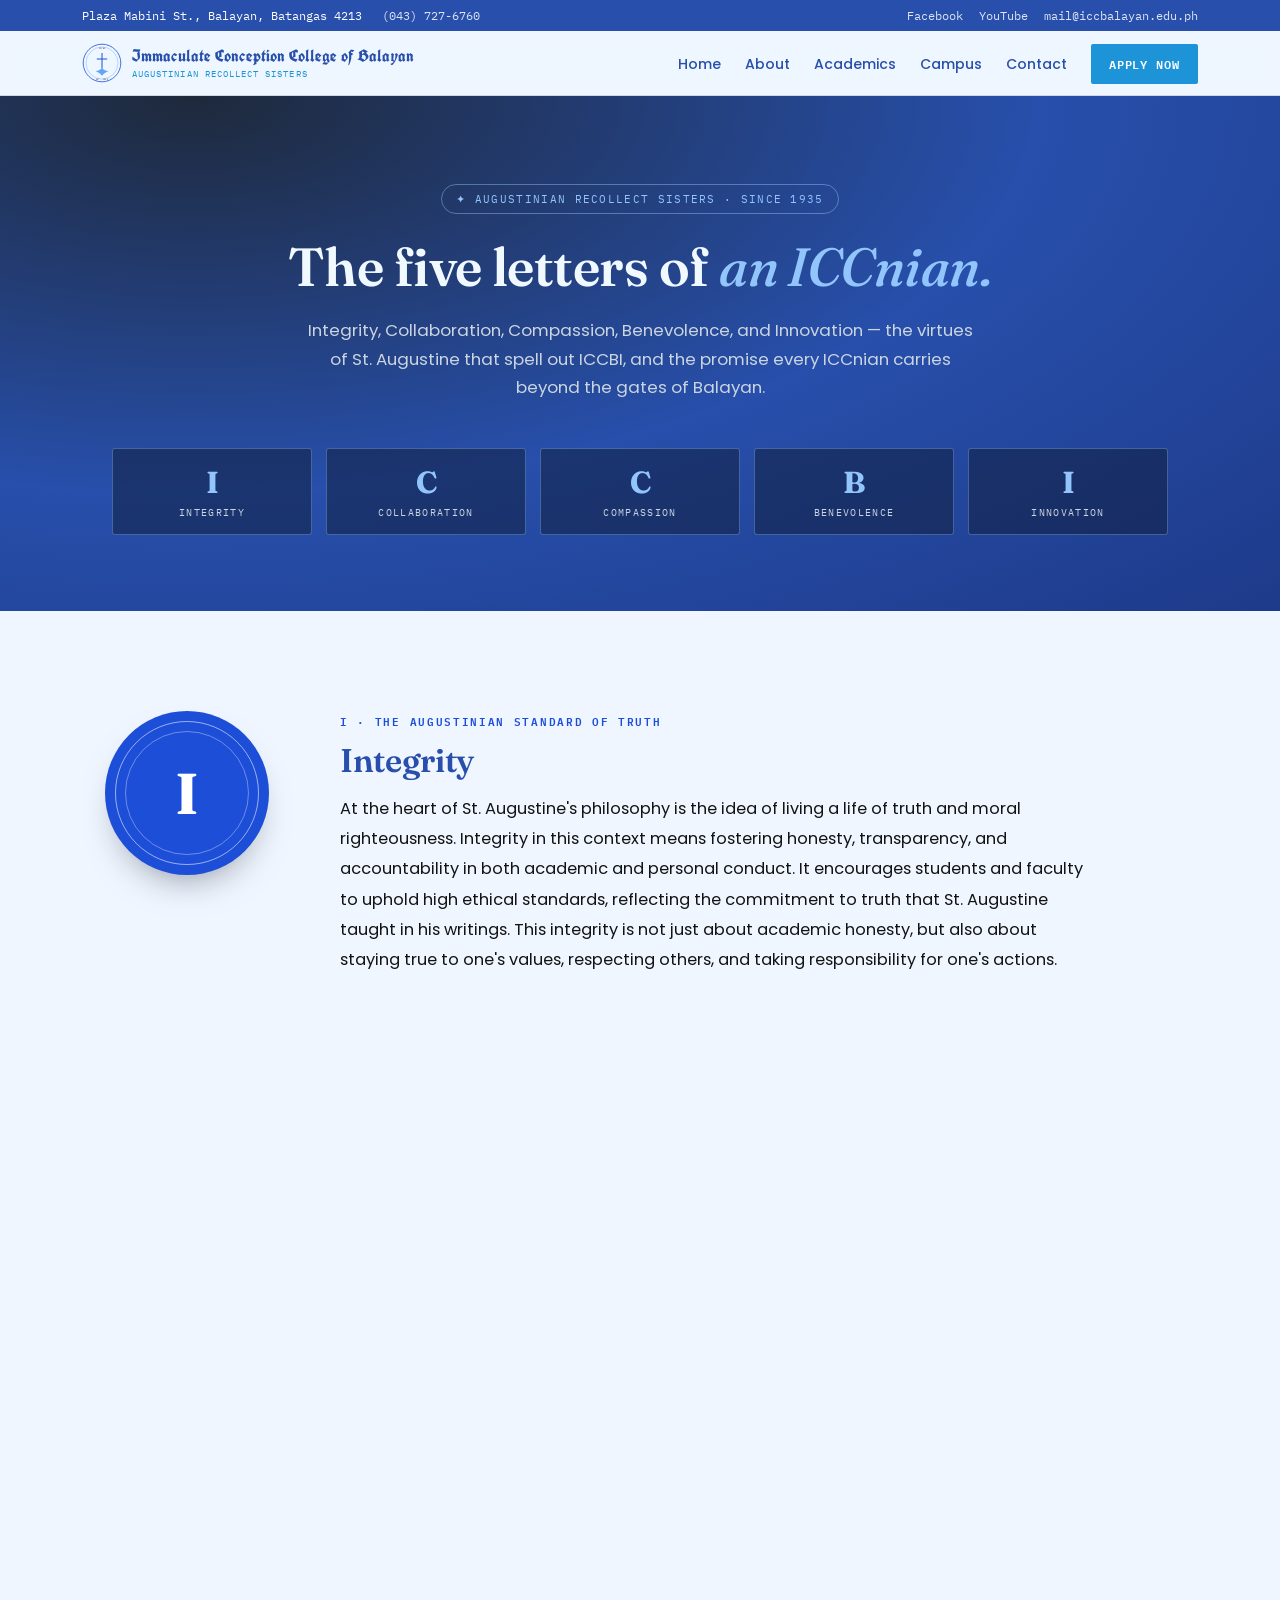
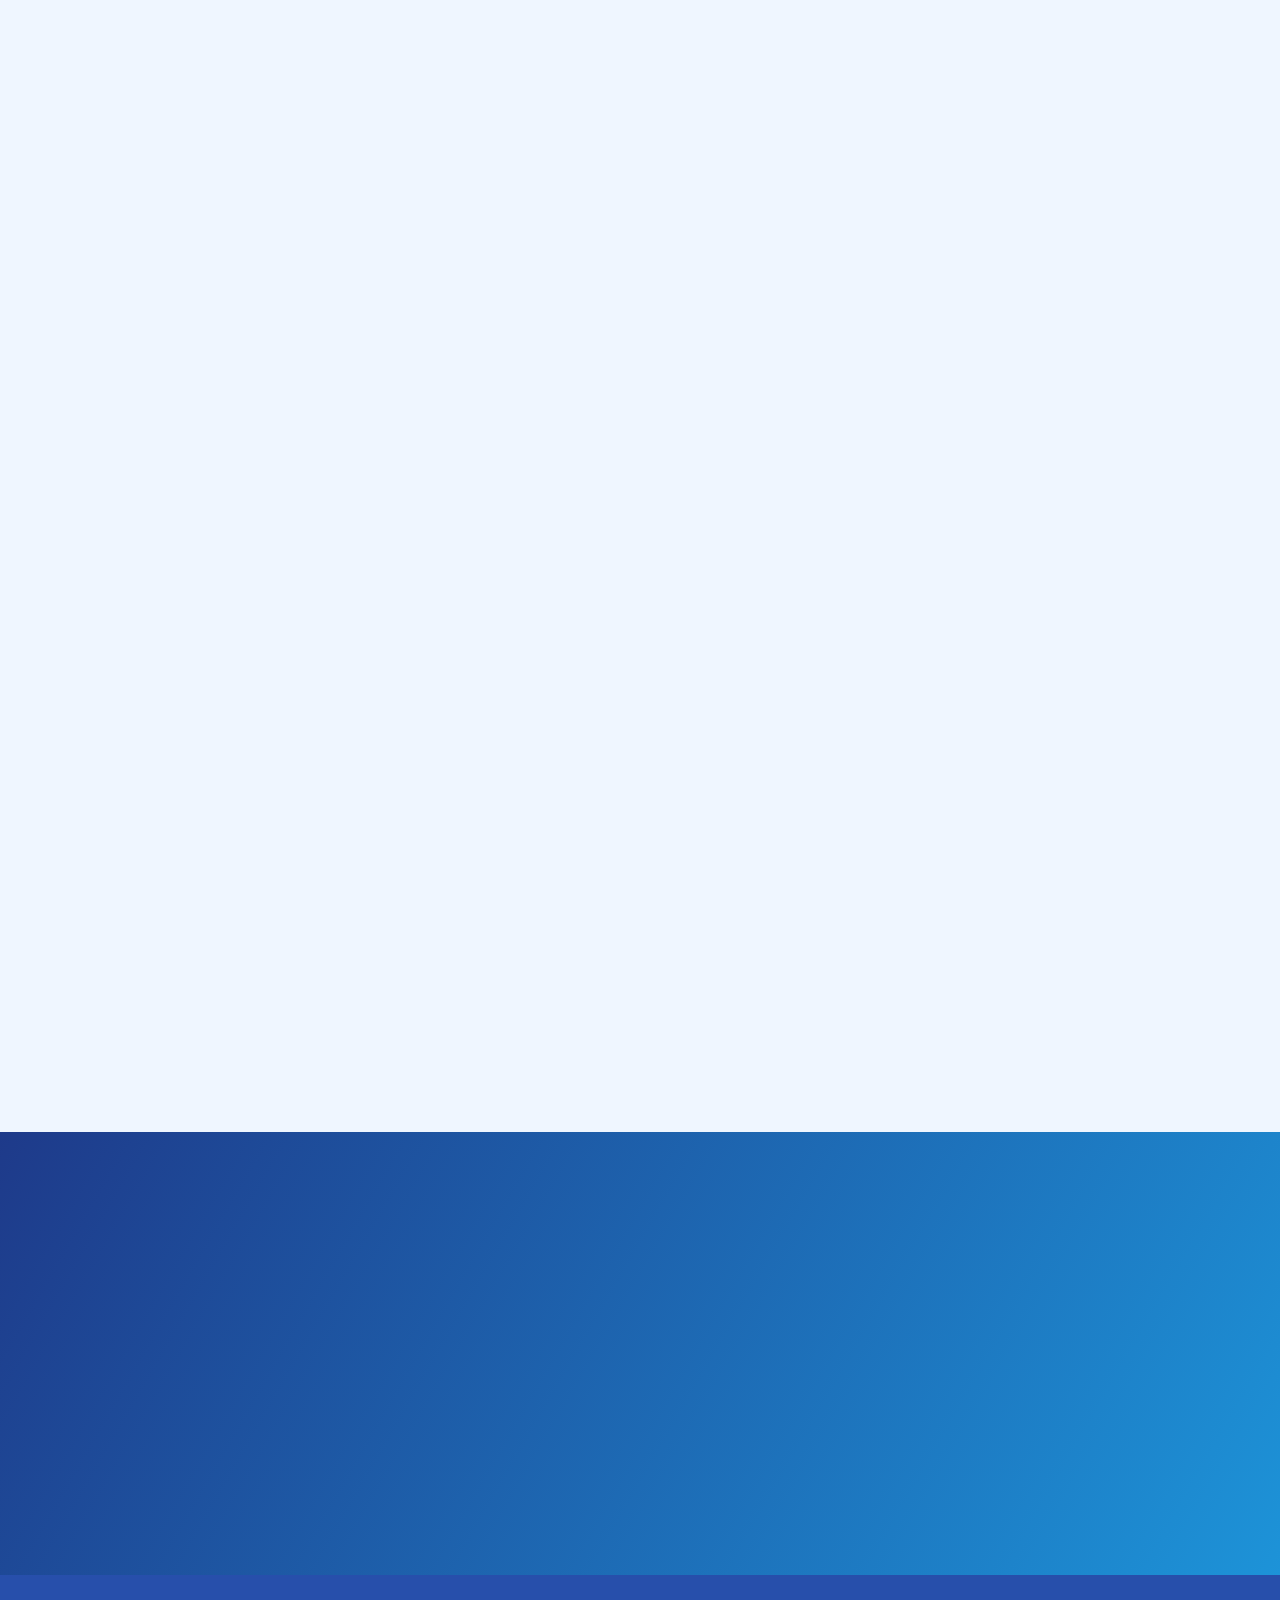
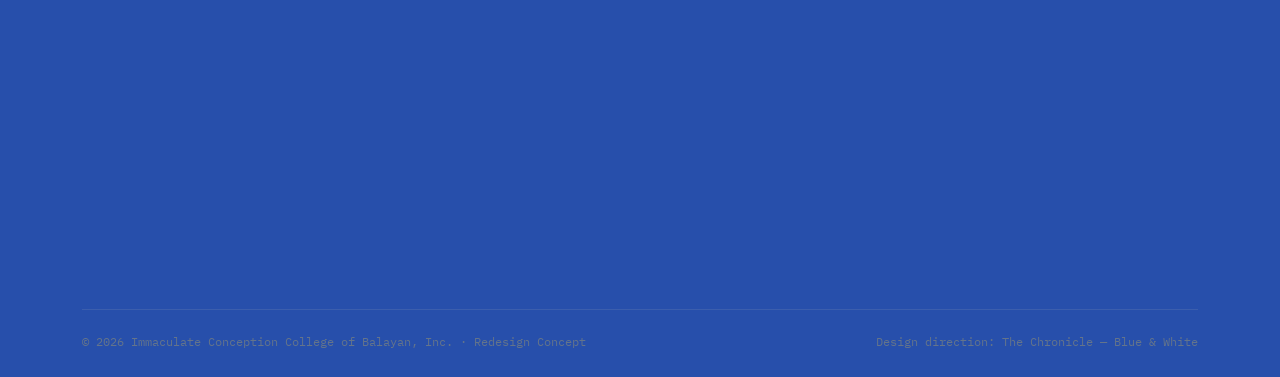
<file: core-values.html>
<!DOCTYPE html>
<html lang="en">
<head>
<meta charset="UTF-8">
<meta name="viewport" content="width=device-width, initial-scale=1.0">
<title>Core Values — Immaculate Conception College of Balayan, Inc.</title>
<link rel="preconnect" href="https://fonts.googleapis.com">
<link rel="preconnect" href="https://fonts.gstatic.com" crossorigin>
<link href="https://fonts.googleapis.com/css2?family=Fraunces:ital,opsz,wght@0,9..144,300;0,9..144,500;0,9..144,600;0,9..144,700;0,9..144,900;1,9..144,500;1,9..144,600&family=Poppins:wght@400;500;600;700&family=UnifrakturCook:wght@700&family=IBM+Plex+Mono:wght@400;500;600&display=swap" rel="stylesheet">
<style>
  :root{
    --ink:#274fab; --ink-2:#1E293B; --ink-soft:#131313;
    --parchment:#EFF6FF; --parchment-deep:#DBEAFE; --paper:#F8FAFC;
    --blue:#1d93d8; --blue-deep:#1E3A8A;
    --sky:#60A5FA; --sky-light:#93C5FD; --teal:#006f8a;
    --rule: rgba(15,23,42,0.14);
    --shadow: 0 18px 40px -20px rgba(15,23,42,0.35);
    --white:#FFFFFF; --frost:#F0F9FF; --light-slate:#E2E8F0;
    --slate:#CBD5E1; --muted:#94A3B8; --dark-muted:#64748B; --soft-slate:#BFDBFE;
  }
  .c-ink{color:var(--ink);}.c-ink-2{color:var(--ink-2);}.c-ink-soft{color:var(--ink-soft);}
  .c-blue{color:var(--blue);}.c-blue-deep{color:var(--blue-deep);}
  .c-sky{color:var(--sky);}.c-sky-light{color:var(--sky-light);}
  .c-teal{color:var(--teal);}.c-white{color:var(--white);}.c-frost{color:var(--frost);}
  .c-light-slate{color:var(--light-slate);}.c-slate{color:var(--slate);}
  .c-muted{color:var(--muted);}.c-dark-muted{color:var(--dark-muted);}
  .c-soft-slate{color:var(--soft-slate);}.c-parchment{color:var(--parchment);}

  *{box-sizing:border-box;} html{scroll-behavior:smooth;}
  body{margin:0;background:var(--parchment);font-family:'Poppins',sans-serif;-webkit-font-smoothing:antialiased;}
  img{max-width:100%;display:block;} a{color:inherit;text-decoration:none;}
  h1,h2,h3,h4{font-family:'Fraunces',serif;margin:0;letter-spacing:-0.01em;}
  .eyebrow{font-family:'IBM Plex Mono',monospace;font-size:0.72rem;letter-spacing:0.18em;text-transform:uppercase;font-weight:600;}
  .wrap{max-width:1180px;margin:0 auto;padding:0 32px;}
  :focus-visible{outline:2px solid var(--sky);outline-offset:3px;}

  [data-reveal]{opacity:0;transition:opacity .8s cubic-bezier(.22,1,.36,1),transform .8s cubic-bezier(.22,1,.36,1);will-change:opacity,transform;}
  [data-reveal="fade-up"]{transform:translateY(40px);}
  [data-reveal="fade-up"].revealed{opacity:1;transform:translateY(0);}
  [data-reveal="slide-left"]{transform:translateX(-60px);}
  [data-reveal="slide-left"].revealed{opacity:1;transform:translateX(0);}
  [data-reveal="slide-right"]{transform:translateX(60px);}
  [data-reveal="slide-right"].revealed{opacity:1;transform:translateX(0);}

  .hero-enter{opacity:0;transform:translateY(30px);animation:heroEnter 1s cubic-bezier(.22,1,.36,1) forwards;}
  .hero-enter-delay-1{animation-delay:.2s;} .hero-enter-delay-2{animation-delay:.4s;} .hero-enter-delay-3{animation-delay:.6s;}
  @keyframes heroEnter{to{opacity:1;transform:translateY(0);}}

  .utility-bar{background:var(--ink);font-family:'IBM Plex Mono',monospace;font-size:.72rem;}
  .utility-bar .wrap{display:flex;justify-content:space-between;align-items:center;padding:8px 32px;flex-wrap:wrap;gap:8px;}
  .utility-bar a{text-decoration:none;opacity:.85;} .utility-bar a:hover{opacity:1;}
  .utility-left{display:flex;gap:20px;flex-wrap:wrap;}
  .utility-right{display:flex;gap:16px;}

  header.site{position:sticky;top:0;z-index:50;background:rgba(239,246,255,.94);backdrop-filter:blur(6px);border-bottom:1px solid var(--rule);}
  nav.main{display:flex;align-items:center;justify-content:space-between;gap:24px;padding:12px 32px;}
  .brand{display:flex;align-items:center;gap:10px;text-decoration:none;flex-shrink:0;}
  .brand svg{width:40px;height:40px;flex-shrink:0;}
  .brand-text{line-height:1.1;display:flex;flex-direction:column;justify-content:center;}
  .brand-text .name{font-family:'UnifrakturCook','Fraunces',serif;font-size:clamp(.78rem,1.7vw,1.05rem);font-weight:700;display:block;white-space:nowrap;letter-spacing:0;}
  .brand-text .sub{font-family:'IBM Plex Mono',monospace;font-size:.55rem;letter-spacing:.12em;text-transform:uppercase;display:block;margin-top:3px;}
  .nav-links{display:flex;align-items:center;gap:24px;list-style:none;margin:0;padding:0;}
  .nav-links > li{position:relative;}
  .nav-links > li > a{text-decoration:none;font-size:.88rem;font-weight:500;padding:8px 0;position:relative;white-space:nowrap;}
  .nav-links > li > a::after{content:"";position:absolute;left:0;right:100%;bottom:0;height:2px;background:var(--sky);transition:right .25s ease;}
  .nav-links > li:hover > a::after{right:0;}
  .nav-links > li > a.active-page::after{right:0;background:var(--blue);}
  .nav-links .apply{background:var(--blue);padding:10px 18px;border-radius:2px;font-family:'IBM Plex Mono',monospace;font-size:.72rem;letter-spacing:.08em;text-transform:uppercase;font-weight:600;white-space:nowrap;}
  .nav-links .apply::after{display:none;}
  .nav-links .apply:hover{background:var(--blue-deep);}
  .hamburger{display:none;background:none;border:none;cursor:pointer;padding:6px;}
  .hamburger span{display:block;width:24px;height:2px;background:var(--ink);margin:5px 0;}

  .nav-links > li.has-sub::after{content:"";position:absolute;top:100%;left:-14px;right:-14px;height:18px;}
  .sub-menu{
    position:fixed;left:0;right:0;top:var(--header-h,64px);
    background:var(--paper);border-bottom:1px solid var(--rule);
    box-shadow:0 30px 50px -30px rgba(15,23,42,.35);
    padding:34px 0 40px;opacity:0;pointer-events:none;transform:translateY(-10px);
    transition:opacity .28s ease,transform .28s ease;z-index:49;
  }
  .has-sub:hover .sub-menu,.has-sub:focus-within .sub-menu{opacity:1;pointer-events:auto;transform:translateY(0);}
  .sub-menu .menu-head{display:flex;align-items:baseline;justify-content:space-between;gap:16px;margin-bottom:22px;}
  .sub-menu .menu-head .note{font-size:.8rem;color:var(--muted);}
  .sub-menu .grid{display:grid;grid-template-columns:repeat(4,1fr);gap:20px;}
  .sub-menu .grid a{
    display:block;padding:20px 22px;border-radius:3px;border:1px solid var(--rule);background:var(--white);
    text-decoration:none;opacity:0;transform:translateY(-8px);
    transition:opacity .3s ease,transform .3s ease,border-color .2s ease,box-shadow .2s ease;
  }
  .sub-menu .grid a .t{display:block;font-family:'Poppins',sans-serif;font-weight:600;font-size:.98rem;color:var(--ink);margin-bottom:6px;position:relative;padding-left:0;}
  .sub-menu .grid a .t::before{content:"";position:absolute;left:0;top:50%;width:0;height:2px;background:var(--sky);transition:width .25s ease;}
  .sub-menu .grid a .d{display:block;font-family:'Poppins',sans-serif;font-size:.82rem;line-height:1.55;color:var(--ink-soft);}
  .sub-menu .grid a:hover{border-color:var(--sky);box-shadow:var(--shadow);}
  .sub-menu .grid a:hover .t{padding-left:26px;}
  .sub-menu .grid a:hover .t::before{width:16px;}
  .sub-menu .grid a.active-sub{border-color:var(--blue);}
  .sub-menu .grid a.active-sub .t{color:var(--blue);}
  .has-sub:hover .sub-menu .grid a,.has-sub:focus-within .sub-menu .grid a{opacity:1;transform:translateY(0);}
  .has-sub:hover .sub-menu .grid a:nth-child(1),.has-sub:focus-within .sub-menu .grid a:nth-child(1){transition-delay:.06s,.06s,0s,0s;}
  .has-sub:hover .sub-menu .grid a:nth-child(2),.has-sub:focus-within .sub-menu .grid a:nth-child(2){transition-delay:.12s,.12s,0s,0s;}
  .has-sub:hover .sub-menu .grid a:nth-child(3),.has-sub:focus-within .sub-menu .grid a:nth-child(3){transition-delay:.18s,.18s,0s,0s;}
  .has-sub:hover .sub-menu .grid a:nth-child(4),.has-sub:focus-within .sub-menu .grid a:nth-child(4){transition-delay:.24s,.24s,0s,0s;}

  .page-hero{position:relative;background:radial-gradient(120% 140% at 15% 0%,var(--ink-2) 0%,var(--ink) 55%,var(--blue-deep) 100%);overflow:hidden;padding:88px 0 76px;text-align:center;}
  .page-hero .plaque{display:inline-flex;align-items:center;gap:10px;border:1px solid rgba(147,197,253,.45);padding:7px 14px;border-radius:999px;font-family:'IBM Plex Mono',monospace;font-size:.68rem;letter-spacing:.12em;text-transform:uppercase;margin-bottom:24px;}
  .page-hero h1{font-size:clamp(2.2rem,4.2vw,3.6rem);font-weight:600;line-height:1.08;}
  .page-hero h1 em{font-style:italic;font-weight:500;}
  .page-hero p.lede{font-size:1.05rem;line-height:1.7;max-width:62ch;margin:20px auto 0;}
  .letter-strip{display:flex;flex-wrap:wrap;justify-content:center;gap:14px;margin-top:46px;}
  .letter-chip{flex:1 1 150px;max-width:200px;border:1px solid rgba(147,197,253,.35);background:rgba(15,23,42,.45);backdrop-filter:blur(8px);padding:18px 10px 15px;border-radius:3px;transition:transform .2s ease,border-color .2s ease;}
  .letter-chip:hover{transform:translateY(-3px);border-color:var(--sky);}
  .letter-chip .L{font-family:'Fraunces',serif;font-size:1.9rem;font-weight:700;color:var(--sky-light);display:block;line-height:1;}
  .letter-chip .W{font-family:'IBM Plex Mono',monospace;font-size:.6rem;letter-spacing:.14em;text-transform:uppercase;color:var(--slate);margin-top:9px;display:block;}

  .values-page{background:var(--parchment);padding:40px 0 96px;}
  .value-row{display:grid;grid-template-columns:210px 1fr;gap:48px;align-items:start;padding:60px 0;}
  .value-row + .value-row{border-top:1px solid var(--rule);}
  .value-medal{
    width:164px;height:164px;border-radius:50%;margin:0 auto;
    display:flex;align-items:center;justify-content:center;position:relative;
    background:var(--val);box-shadow:0 18px 36px -18px rgba(15,23,42,.5);
  }
  .value-medal::before{content:"";position:absolute;inset:10px;border-radius:50%;border:1.5px solid rgba(255,255,255,.55);}
  .value-medal::after{content:"";position:absolute;inset:20px;border-radius:50%;border:1px solid rgba(255,255,255,.35);}
  .value-medal .L{font-family:'Fraunces',serif;font-size:3.6rem;font-weight:700;color:#fff;}
  .value-body .kicker{font-family:'IBM Plex Mono',monospace;font-size:.66rem;letter-spacing:.16em;text-transform:uppercase;color:var(--val);font-weight:600;display:block;margin-bottom:10px;}
  .value-body h2{font-size:clamp(1.5rem,2.6vw,2.05rem);font-weight:600;color:var(--ink);margin-bottom:14px;}
  .value-body p{font-size:1.02rem;line-height:1.85;color:var(--ink-soft);max-width:76ch;margin:0;}

  .cta-band{background:linear-gradient(120deg,var(--blue-deep),var(--blue));text-align:center;padding:88px 0;}
  .cta-band h2{font-size:clamp(1.9rem,3.6vw,2.9rem);}
  .cta-band p{max-width:52ch;margin:16px auto 32px;line-height:1.6;}
  .hero-ctas{display:flex;gap:16px;flex-wrap:wrap;}
  .cta-band .hero-ctas{justify-content:center;}
  .btn{display:inline-flex;align-items:center;gap:8px;padding:14px 24px;text-decoration:none;font-weight:600;font-size:.9rem;border-radius:2px;font-family:'Poppins',sans-serif;transition:transform .2s ease,background .2s ease,box-shadow .2s ease;}
  .btn-primary{background:var(--sky);}
  .btn-primary:hover{background:var(--sky-light);transform:translateY(-1px);}
  .btn-ghost{border:1px solid rgba(224,242,254,.35);}
  .btn-ghost:hover{border-color:var(--sky-light);}
  .cta-band .btn-ghost{border-color:rgba(240,249,255,.4);}

  footer{background:var(--ink);padding:72px 0 28px;}
  .footer-grid{display:grid;grid-template-columns:1.4fr 1fr 1fr 1.2fr;gap:40px;margin-bottom:56px;}
  .footer-brand{display:flex;gap:14px;align-items:flex-start;}
  .footer-brand svg{width:46px;flex-shrink:0;}
  .footer-brand p{font-size:.86rem;line-height:1.6;margin-top:10px;max-width:32ch;}
  footer h5{font-family:'IBM Plex Mono',monospace;font-size:.72rem;text-transform:uppercase;letter-spacing:.1em;margin-bottom:16px;}
  footer ul{list-style:none;margin:0;padding:0;display:flex;flex-direction:column;gap:10px;}
  footer a{text-decoration:none;font-size:.88rem;} footer a:hover{color:var(--sky-light);}
  .footer-bottom{border-top:1px solid rgba(148,163,184,.18);padding-top:24px;display:flex;justify-content:space-between;flex-wrap:wrap;gap:12px;font-family:'IBM Plex Mono',monospace;font-size:.72rem;}

  @media (max-width:1100px){
    .nav-links{gap:16px;}
    .nav-links > li > a{font-size:.84rem;}
    .brand-text .name{font-size:clamp(.75rem,1.6vw,.95rem);}
    .brand-text .sub{font-size:.52rem;}
    .sub-menu .grid{grid-template-columns:repeat(2,1fr);}
  }
  @media (max-width:992px){
    nav.main{gap:12px;}
    .nav-links{position:fixed;inset:0 0 0 auto;top:0;height:100vh;width:78%;background:var(--parchment);flex-direction:column;align-items:flex-start;padding:100px 28px 28px;gap:22px;transform:translateX(100%);transition:transform .3s ease;box-shadow:-10px 0 30px rgba(0,0,0,.15);}
    .nav-links.open{transform:translateX(0);}
    .nav-links > li > a{font-size:.95rem;}
    .hamburger{display:block;}
    .nav-links > li.has-sub::after{display:none;}
    .sub-menu{position:static;transform:none;opacity:1;pointer-events:auto;background:transparent;border:none;box-shadow:none;padding:6px 0 0 14px;margin-left:6px;border-left:1px solid var(--rule);}
    .sub-menu .menu-head{display:none;}
    .sub-menu .grid{grid-template-columns:1fr;gap:6px;}
    .sub-menu .grid a{opacity:1;transform:none;border:none;background:transparent;padding:8px 10px;box-shadow:none;}
    .sub-menu .grid a .t{font-size:.9rem;}
    .sub-menu .grid a .t::before{display:none;}
    .sub-menu .grid a:hover .t{padding-left:0;}
    .sub-menu .grid a .d{font-size:.78rem;}
  }
  @media (max-width:860px){
    .value-row{grid-template-columns:1fr;gap:26px;padding:46px 0;}
    .value-medal{width:124px;height:124px;}
    .value-medal .L{font-size:2.7rem;}
  }
  @media (max-width:720px){
    .wrap{padding:0 20px;}
    .footer-grid{grid-template-columns:1fr;gap:32px;}
  }
</style>
</head>
<body>

<div class="utility-bar">
  <div class="wrap">
    <div class="utility-left">
      <span class="c-white">Plaza Mabini St., Balayan, Batangas 4213</span>
      <a href="tel:0437276760" class="c-white">(043) 727-6760</a>
    </div>
    <div class="utility-right">
      <a href="https://www.facebook.com/ICCBalayanIncOfficial" class="c-white">Facebook</a>
      <a href="https://www.youtube.com/@immaculateconceptioncolleg7709" class="c-white">YouTube</a>
      <a href="mailto:mail@iccbalayan.edu.ph" class="c-white">mail@iccbalayan.edu.ph</a>
    </div>
  </div>
</div>

<header class="site">
  <nav class="main wrap">
    <a href="index.html" class="brand">
      <svg viewBox="0 0 100 100" fill="none" xmlns="http://www.w3.org/2000/svg">
        <circle cx="50" cy="50" r="47" stroke="#1D4ED8" stroke-width="2"/>
        <circle cx="50" cy="50" r="40" stroke="#60A5FA" stroke-width="1"/>
        <path d="M50 26 L50 62 M38 40 L62 40" stroke="#1D4ED8" stroke-width="2.5" stroke-linecap="round"/>
        <path d="M50 62 C46 68 40 70 34 70 C40 74 46 76 50 82 C54 76 60 74 66 70 C60 70 54 68 50 62 Z" fill="#60A5FA"/>
        <text x="50" y="16" text-anchor="middle" font-family="IBM Plex Mono" font-size="6" letter-spacing="1" fill="#0F172A">ICCBI</text>
        <text x="50" y="93" text-anchor="middle" font-family="IBM Plex Mono" font-size="5" letter-spacing="1" fill="#0F172A">EST. 1935</text>
      </svg>
      <span class="brand-text">
        <span class="name c-ink">Immaculate Conception College of Balayan</span>
        <span class="sub c-blue">Augustinian Recollect Sisters</span>
      </span>
    </a>
    <ul class="nav-links" id="navLinks">
      <li><a href="index.html" class="c-ink">Home</a></li>
      <li class="has-sub">
        <a href="index.html#about" class="c-ink">About</a>
        <div class="sub-menu">
          <div class="wrap">
            <div class="menu-head">
              <span class="eyebrow c-blue">About ICCBI</span>
              <span class="note">Ninety years of Catholic formation in Balayan.</span>
            </div>
            <div class="grid">
              <a href="chronicles.html">
                <span class="t">Our Chronicle</span>
                <span class="d">The full 90-year history of ICCBI — from the old convent to the modern campus.</span>
              </a>
              <a href="school-seal.html">
                <span class="t">School Seal</span>
                <span class="d">The meaning behind the shield, the cross, the rosary, and the motto of the college.</span>
              </a>
              <a href="mission-vision.html">
                <span class="t">Mission & Vision</span>
                <span class="d">The purpose and the four commitments that guide every ICCnian formation.</span>
              </a>
              <a href="core-values.html" class="active-sub">
                <span class="t">Core Values</span>
                <span class="d">Integrity, Collaboration, Compassion, Benevolence, Innovation — the ICCnian standard.</span>
              </a>
            </div>
          </div>
        </div>
      </li>
      <li><a href="index.html#academics" class="c-ink">Academics</a></li>
      <li><a href="index.html#campus" class="c-ink">Campus</a></li>
      <li><a href="https://iccbalayan.edu.ph/contact/" class="c-ink">Contact</a></li>
      <li><a class="apply c-white" href="https://iccbalayan.edu.ph/registration-forms/">Apply Now</a></li>
    </ul>
    <button class="hamburger" id="hamburger" aria-label="Toggle menu" aria-expanded="false">
      <span></span><span></span><span></span>
    </button>
  </nav>
</header>

<section class="page-hero">
  <div class="wrap">
    <div class="plaque c-sky-light hero-enter">✦ Augustinian Recollect Sisters · Since 1935</div>
    <h1 class="c-frost hero-enter hero-enter-delay-1">The five letters of <em class="c-sky-light">an ICCnian.</em></h1>
    <p class="lede c-slate hero-enter hero-enter-delay-2">Integrity, Collaboration, Compassion, Benevolence, and Innovation — the virtues of St. Augustine that spell out ICCBI, and the promise every ICCnian carries beyond the gates of Balayan.</p>
    <div class="letter-strip hero-enter hero-enter-delay-3">
      <div class="letter-chip"><span class="L">I</span><span class="W">Integrity</span></div>
      <div class="letter-chip"><span class="L">C</span><span class="W">Collaboration</span></div>
      <div class="letter-chip"><span class="L">C</span><span class="W">Compassion</span></div>
      <div class="letter-chip"><span class="L">B</span><span class="W">Benevolence</span></div>
      <div class="letter-chip"><span class="L">I</span><span class="W">Innovation</span></div>
    </div>
  </div>
</section>

<section class="values-page">
  <div class="wrap">

    <div class="value-row" style="--val:#1D4ED8;" data-reveal="fade-up">
      <div class="value-medal"><span class="L">I</span></div>
      <div class="value-body">
        <span class="kicker">I · The Augustinian Standard of Truth</span>
        <h2>Integrity</h2>
        <p>At the heart of St. Augustine's philosophy is the idea of living a life of truth and moral righteousness. Integrity in this context means fostering honesty, transparency, and accountability in both academic and personal conduct. It encourages students and faculty to uphold high ethical standards, reflecting the commitment to truth that St. Augustine taught in his writings. This integrity is not just about academic honesty, but also about staying true to one's values, respecting others, and taking responsibility for one's actions.</p>
      </div>
    </div>

    <div class="value-row" style="--val:#E8A33D;" data-reveal="fade-up">
      <div class="value-medal"><span class="L">C</span></div>
      <div class="value-body">
        <span class="kicker">C · The Power of Community</span>
        <h2>Collaboration</h2>
        <p>St. Augustine believed in the power of community, often emphasizing the importance of living together harmoniously and working toward the common good. In the school, collaboration is about fostering teamwork and encouraging students, faculty, and staff to work together to achieve shared goals. It highlights the importance of mutual respect, understanding, and the sharing of knowledge and resources. Working together, we can contribute to the overall success and well-being of the school community.</p>
      </div>
    </div>

    <div class="value-row" style="--val:#B33939;" data-reveal="fade-up">
      <div class="value-medal"><span class="L">C</span></div>
      <div class="value-body">
        <span class="kicker">C · A Key Augustinian Virtue</span>
        <h2>Compassion</h2>
        <p>Compassion, a key virtue in the Augustinian tradition, encourages empathy and kindness toward others. St. Augustine's writings often speak about the need to show love and care for one's neighbors, recognizing the inherent dignity of every person. In the school setting, compassion is reflected in how students and teachers treat one another—with respect, understanding, and support. It calls for a nurturing environment where the emotional, social, physical, psychological, spiritual, and academic needs of every individual are met with genuine care.</p>
      </div>
    </div>

    <div class="value-row" style="--val:#2E9E5B;" data-reveal="fade-up">
      <div class="value-medal"><span class="L">B</span></div>
      <div class="value-body">
        <span class="kicker">B · Charitable Love in Action</span>
        <h2>Benevolence</h2>
        <p>Benevolence aligns with St. Augustine's call for charitable love—doing good for others without expecting anything in return. This value calls for students and staff to engage in acts of kindness and generosity, not only within the school but also in the larger community. It encourages service-oriented actions, helping those in need, and using one's skills and resources for the betterment of others. Benevolence fosters a culture of giving and uplifting others, which is central to St. Augustine's teachings about selfless love.</p>
      </div>
    </div>

    <div class="value-row" style="--val:#8B5CF6;" data-reveal="fade-up">
      <div class="value-medal"><span class="L">I</span></div>
      <div class="value-body">
        <span class="kicker">I · The Pursuit of Knowledge</span>
        <h2>Innovation</h2>
        <p>St. Augustine was a thinker who challenged norms and sought deeper understanding of the world around him. Innovation, in the context of the school, means encouraging creative thinking and problem-solving. It's about inspiring students to think critically, question assumptions, and find new ways of addressing challenges, whether in the classroom, in the community, or in the world at large. It reflects the Augustinian spirit of intellectual curiosity and the pursuit of knowledge, always seeking better ways to serve others and contribute to society.</p>
      </div>
    </div>

  </div>
</section>

<section class="cta-band">
  <div class="wrap">
    <span class="eyebrow c-sky-light" data-reveal="fade-up">Admissions Open</span>
    <h2 style="margin-top:10px;" class="c-frost" data-reveal="fade-up">Live the ICCnian values.</h2>
    <p class="c-soft-slate" data-reveal="fade-up">Begin your formation in Integrity, Collaboration, Compassion, Benevolence, and Innovation. Visit the campus on Plaza Mabini St. or start your application online.</p>
    <div class="hero-ctas" data-reveal="fade-up">
      <a class="btn btn-primary c-ink" href="https://iccbalayan.edu.ph/registration-forms/">Apply for Admission</a>
      <a class="btn btn-ghost c-frost" href="index.html">← Back to Home</a>
    </div>
  </div>
</section>

<footer>
  <div class="wrap">
    <div class="footer-grid">
      <div class="footer-brand" data-reveal="slide-left">
        <svg viewBox="0 0 100 100" fill="none" xmlns="http://www.w3.org/2000/svg">
          <circle cx="50" cy="50" r="47" stroke="#60A5FA" stroke-width="1.5"/>
          <path d="M50 26 L50 62 M38 40 L62 40" stroke="#60A5FA" stroke-width="2" stroke-linecap="round"/>
        </svg>
        <div>
          <span class="name c-frost" style="font-family:'Fraunces',serif;font-weight:600;">Immaculate Conception College of Balayan, Inc.</span>
          <p class="c-muted">Plaza Mabini St., Balayan, Batangas 4213, Philippines</p>
        </div>
      </div>
      <div data-reveal="fade-up">
        <h5 class="c-sky-light">About</h5>
        <ul>
          <li><a href="chronicles.html" class="c-muted">History of ICC</a></li>
          <li><a href="mission-vision.html" class="c-muted">Mission & Vision</a></li>
          <li><a href="core-values.html" class="c-muted">Core Values</a></li>
          <li><a href="https://iccbalayan.edu.ph/accreditations/" class="c-muted">Accreditations</a></li>
        </ul>
      </div>
      <div data-reveal="fade-up">
        <h5 class="c-sky-light">Inside ICCBI</h5>
        <ul>
          <li><a href="https://iccbalayan.edu.ph/board-of-trustees/" class="c-muted">Board of Trustees</a></li>
          <li><a href="https://iccbalayan.edu.ph/administrative-board/" class="c-muted">Administrative Board</a></li>
          <li><a href="https://iccbalayan.edu.ph/directory/" class="c-muted">Directory</a></li>
        </ul>
      </div>
      <div data-reveal="slide-right">
        <h5 class="c-sky-light">Contact</h5>
        <ul>
          <li class="c-muted">Directress' Office: (043) 727-6760</li>
          <li class="c-muted">Telefax: (043) 407-1034</li>
          <li><a href="mailto:mail@iccbalayan.edu.ph" class="c-muted">mail@iccbalayan.edu.ph</a></li>
          <li><a href="https://iccbalayan.edu.ph/alumni-directory/" class="c-muted">Alumni Directory</a></li>
        </ul>
      </div>
    </div>
    <div class="footer-bottom">
      <span class="c-dark-muted">© 2026 Immaculate Conception College of Balayan, Inc. · Redesign Concept</span>
      <span class="c-dark-muted">Design direction: The Chronicle — Blue & White</span>
    </div>
  </div>
</footer>

<script>
  const siteHeader = document.querySelector('header.site');
  function setHeaderBottom(){
    const r = siteHeader.getBoundingClientRect();
    document.documentElement.style.setProperty('--header-h', Math.max(r.bottom, 0) + 'px');
  }
  setHeaderBottom();
  window.addEventListener('resize', setHeaderBottom);
  window.addEventListener('scroll', setHeaderBottom, {passive:true});

  const revealElements = document.querySelectorAll('[data-reveal]');
  const revealObserver = new IntersectionObserver((entries) => {
    entries.forEach(entry => {
      if (entry.isIntersecting) entry.target.classList.add('revealed');
      else entry.target.classList.remove('revealed');
    });
  }, { threshold: 0.15, rootMargin: '0px 0px -50px 0px' });
  revealElements.forEach(el => revealObserver.observe(el));

  const hamburger = document.getElementById('hamburger');
  const navLinks = document.getElementById('navLinks');
  hamburger.addEventListener('click', () => {
    const isOpen = navLinks.classList.toggle('open');
    hamburger.setAttribute('aria-expanded', isOpen);
  });
  navLinks.querySelectorAll('a').forEach(a => a.addEventListener('click', () => {
    navLinks.classList.remove('open');
    hamburger.setAttribute('aria-expanded', 'false');
  }));
</script>
</body>
</html>
</file>
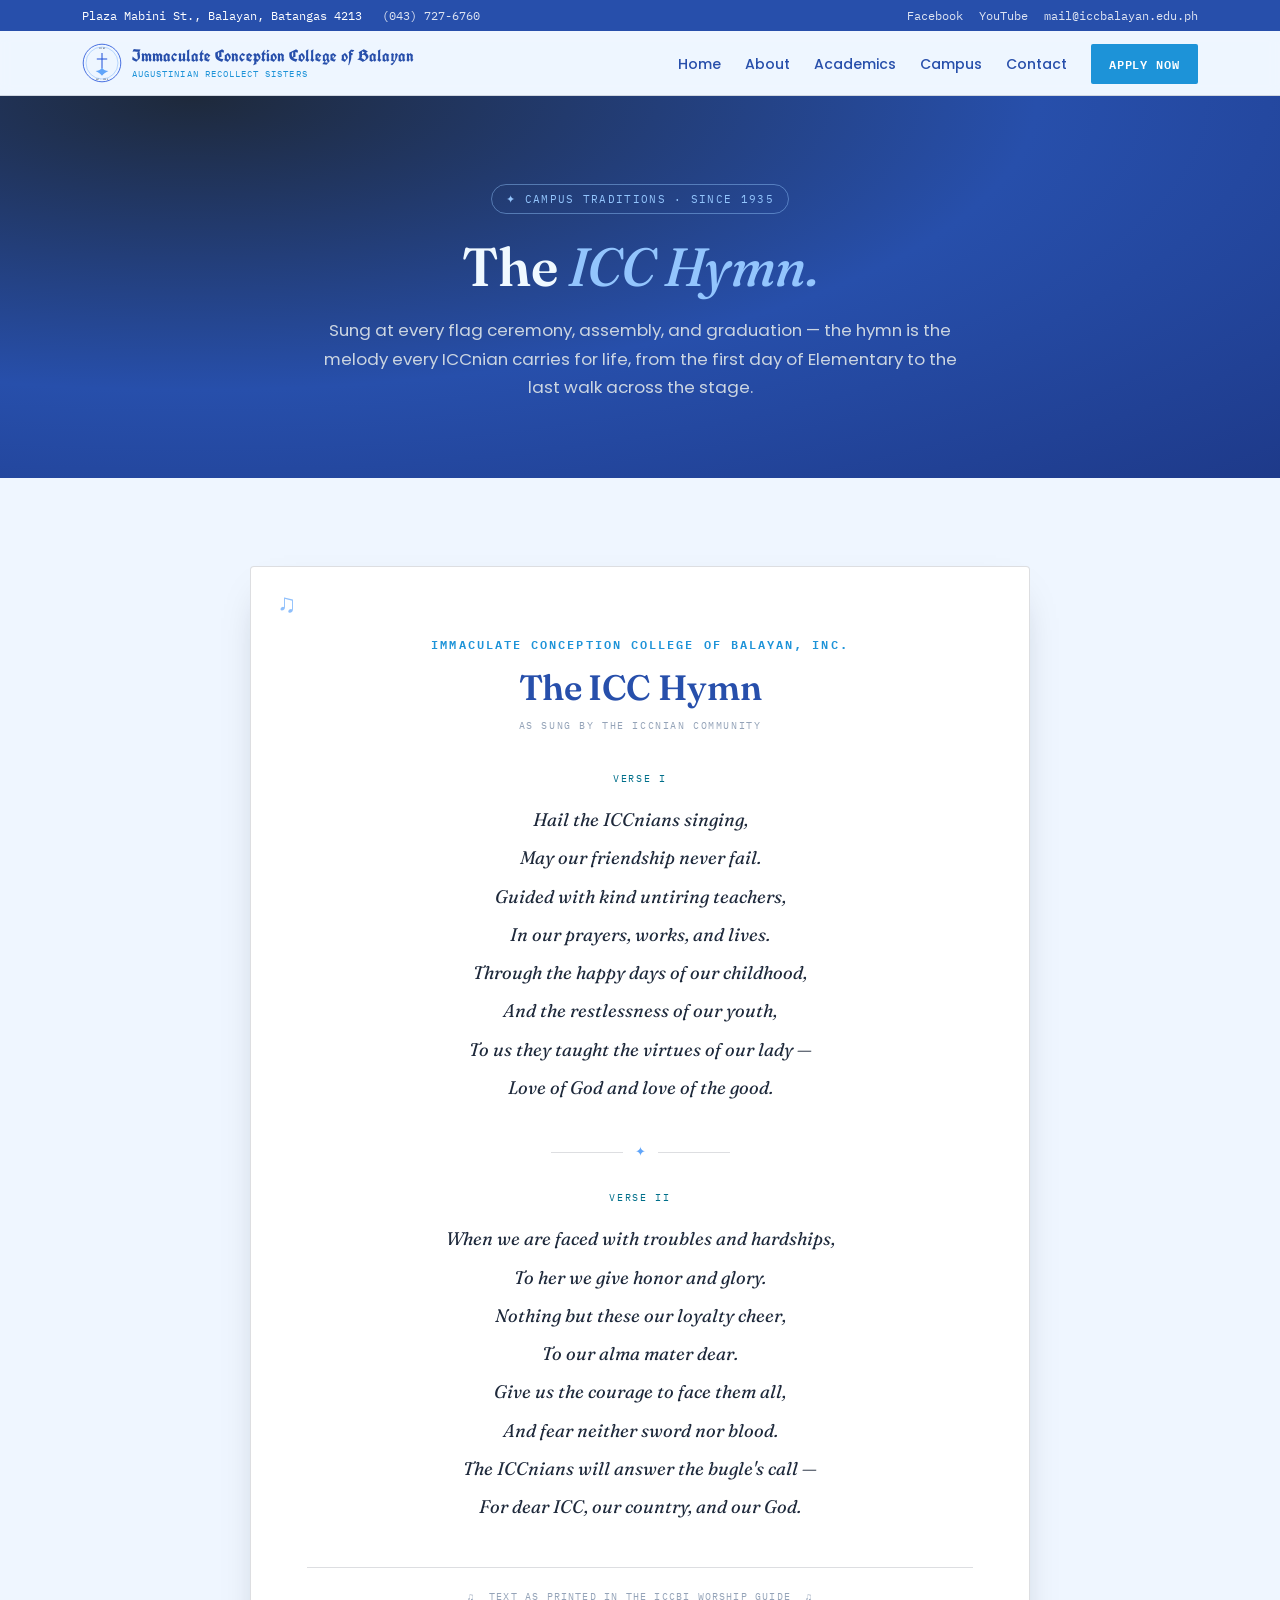
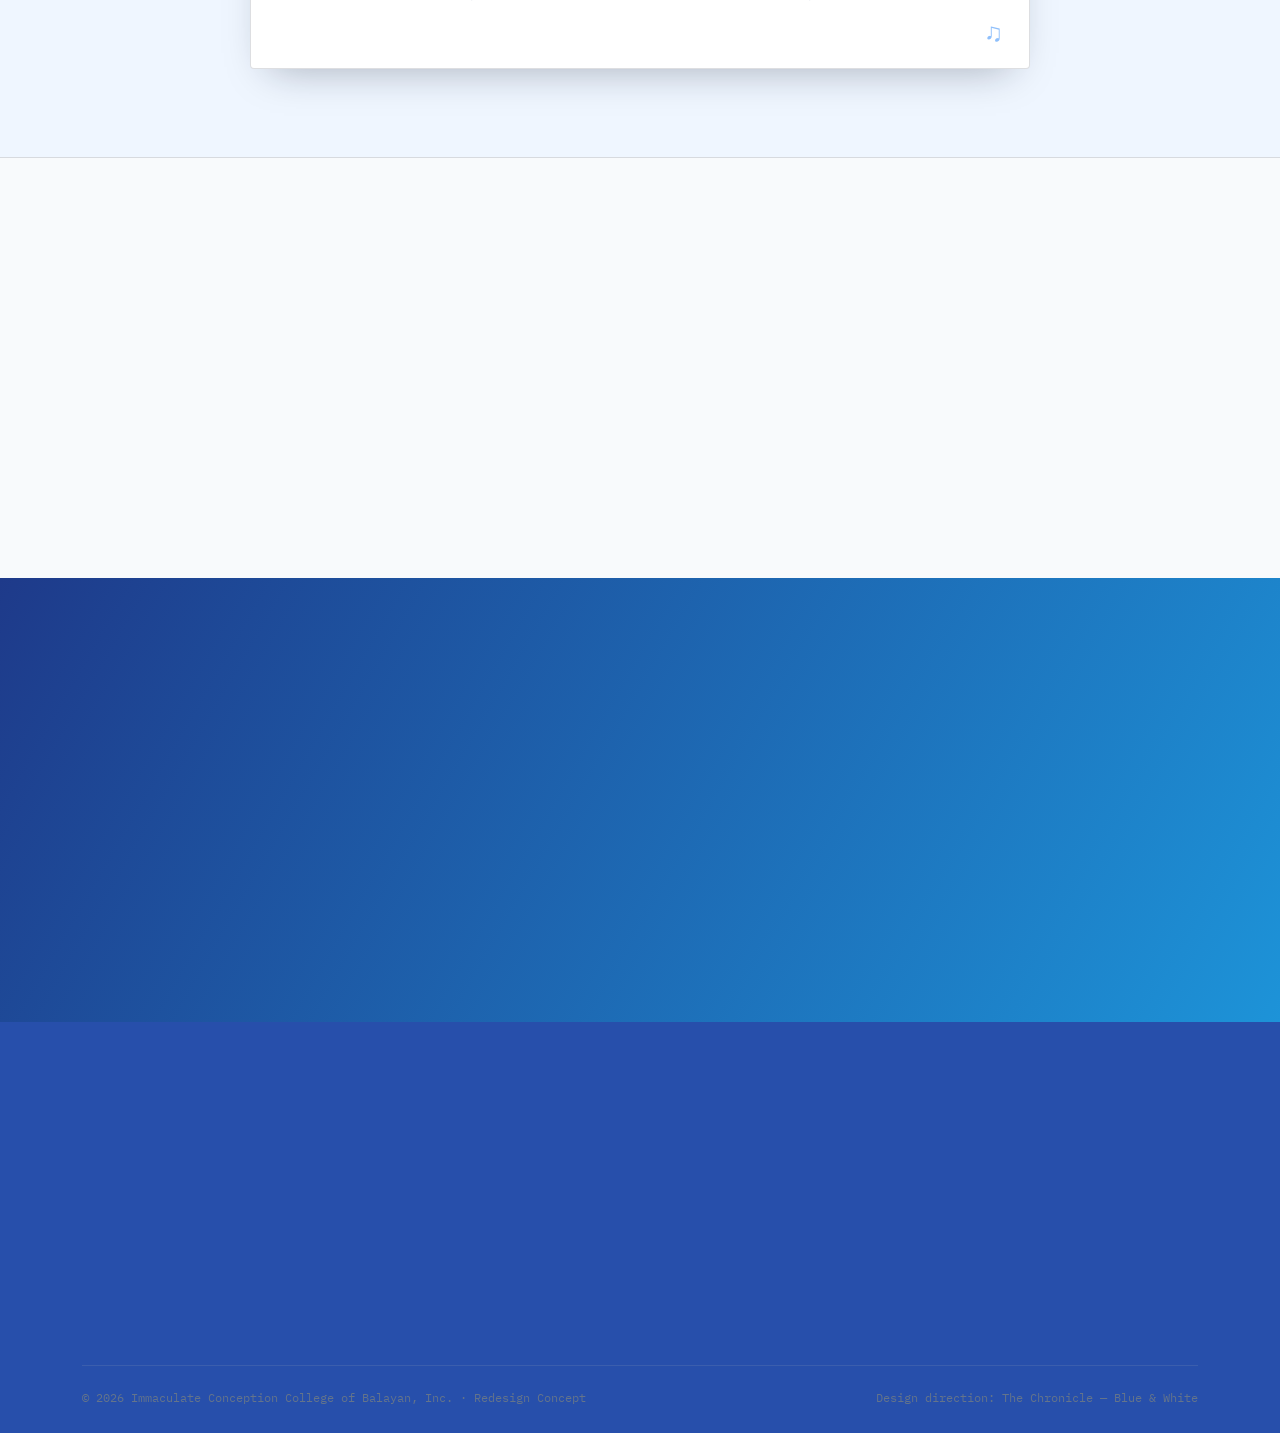
<file: school-hymn.html>
<!DOCTYPE html>
<html lang="en">
<head>
<meta charset="UTF-8">
<meta name="viewport" content="width=device-width, initial-scale=1.0">
<title>School Hymn — Immaculate Conception College of Balayan, Inc.</title>
<link rel="preconnect" href="https://fonts.googleapis.com">
<link rel="preconnect" href="https://fonts.gstatic.com" crossorigin>
<link href="https://fonts.googleapis.com/css2?family=Fraunces:ital,opsz,wght@0,9..144,300;0,9..144,500;0,9..144,600;0,9..144,700;0,9..144,900;1,9..144,500;1,9..144,600&family=Poppins:wght@400;500;600;700&family=UnifrakturCook:wght@700&family=IBM+Plex+Mono:wght@400;500;600&display=swap" rel="stylesheet">
<style>
  :root{
    --ink:#274fab; --ink-2:#1E293B; --ink-soft:#131313;
    --parchment:#EFF6FF; --parchment-deep:#DBEAFE; --paper:#F8FAFC;
    --blue:#1d93d8; --blue-deep:#1E3A8A;
    --sky:#60A5FA; --sky-light:#93C5FD; --teal:#006f8a;
    --rule: rgba(15,23,42,0.14);
    --shadow: 0 18px 40px -20px rgba(15,23,42,0.35);
    --white:#FFFFFF; --frost:#F0F9FF; --light-slate:#E2E8F0;
    --slate:#CBD5E1; --muted:#94A3B8; --dark-muted:#64748B; --soft-slate:#BFDBFE;
  }
  .c-ink{color:var(--ink);}.c-ink-2{color:var(--ink-2);}.c-ink-soft{color:var(--ink-soft);}
  .c-blue{color:var(--blue);}.c-blue-deep{color:var(--blue-deep);}
  .c-sky{color:var(--sky);}.c-sky-light{color:var(--sky-light);}
  .c-teal{color:var(--teal);}.c-white{color:var(--white);}.c-frost{color:var(--frost);}
  .c-light-slate{color:var(--light-slate);}.c-slate{color:var(--slate);}
  .c-muted{color:var(--muted);}.c-dark-muted{color:var(--dark-muted);}
  .c-soft-slate{color:var(--soft-slate);}.c-parchment{color:var(--parchment);}

  *{box-sizing:border-box;} html{scroll-behavior:smooth;}
  body{margin:0;background:var(--parchment);font-family:'Poppins',sans-serif;-webkit-font-smoothing:antialiased;}
  img{max-width:100%;display:block;} a{color:inherit;text-decoration:none;}
  h1,h2,h3,h4{font-family:'Fraunces',serif;margin:0;letter-spacing:-0.01em;}
  .eyebrow{font-family:'IBM Plex Mono',monospace;font-size:0.72rem;letter-spacing:0.18em;text-transform:uppercase;font-weight:600;}
  .wrap{max-width:1180px;margin:0 auto;padding:0 32px;}
  :focus-visible{outline:2px solid var(--sky);outline-offset:3px;}

  [data-reveal]{opacity:0;transition:opacity .8s cubic-bezier(.22,1,.36,1),transform .8s cubic-bezier(.22,1,.36,1);will-change:opacity,transform;}
  [data-reveal="fade-up"]{transform:translateY(40px);}
  [data-reveal="fade-up"].revealed{opacity:1;transform:translateY(0);}
  [data-reveal="slide-left"]{transform:translateX(-60px);}
  [data-reveal="slide-left"].revealed{opacity:1;transform:translateX(0);}
  [data-reveal="slide-right"]{transform:translateX(60px);}
  [data-reveal="slide-right"].revealed{opacity:1;transform:translateX(0);}

  .hero-enter{opacity:0;transform:translateY(30px);animation:heroEnter 1s cubic-bezier(.22,1,.36,1) forwards;}
  .hero-enter-delay-1{animation-delay:.2s;} .hero-enter-delay-2{animation-delay:.4s;} .hero-enter-delay-3{animation-delay:.6s;}
  @keyframes heroEnter{to{opacity:1;transform:translateY(0);}}

  .utility-bar{background:var(--ink);font-family:'IBM Plex Mono',monospace;font-size:.72rem;}
  .utility-bar .wrap{display:flex;justify-content:space-between;align-items:center;padding:8px 32px;flex-wrap:wrap;gap:8px;}
  .utility-bar a{text-decoration:none;opacity:.85;} .utility-bar a:hover{opacity:1;}
  .utility-left{display:flex;gap:20px;flex-wrap:wrap;}
  .utility-right{display:flex;gap:16px;}

  header.site{position:sticky;top:0;z-index:50;background:rgba(239,246,255,.94);backdrop-filter:blur(6px);border-bottom:1px solid var(--rule);}
  nav.main{display:flex;align-items:center;justify-content:space-between;gap:24px;padding:12px 32px;}
  .brand{display:flex;align-items:center;gap:10px;text-decoration:none;flex-shrink:0;}
  .brand svg{width:40px;height:40px;flex-shrink:0;}
  .brand-text{line-height:1.1;display:flex;flex-direction:column;justify-content:center;}
  .brand-text .name{font-family:'UnifrakturCook','Fraunces',serif;font-size:clamp(.78rem,1.7vw,1.05rem);font-weight:700;display:block;white-space:nowrap;letter-spacing:0;}
  .brand-text .sub{font-family:'IBM Plex Mono',monospace;font-size:.55rem;letter-spacing:.12em;text-transform:uppercase;display:block;margin-top:3px;}
  .nav-links{display:flex;align-items:center;gap:24px;list-style:none;margin:0;padding:0;}
  .nav-links > li{position:relative;}
  .nav-links > li > a{text-decoration:none;font-size:.88rem;font-weight:500;padding:8px 0;position:relative;white-space:nowrap;}
  .nav-links > li > a::after{content:"";position:absolute;left:0;right:100%;bottom:0;height:2px;background:var(--sky);transition:right .25s ease;}
  .nav-links > li:hover > a::after{right:0;}
  .nav-links > li > a.active-page::after{right:0;background:var(--blue);}
  .nav-links .apply{background:var(--blue);padding:10px 18px;border-radius:2px;font-family:'IBM Plex Mono',monospace;font-size:.72rem;letter-spacing:.08em;text-transform:uppercase;font-weight:600;white-space:nowrap;}
  .nav-links .apply::after{display:none;}
  .nav-links .apply:hover{background:var(--blue-deep);}
  .hamburger{display:none;background:none;border:none;cursor:pointer;padding:6px;}
  .hamburger span{display:block;width:24px;height:2px;background:var(--ink);margin:5px 0;}

  .nav-links > li.has-sub::after{content:"";position:absolute;top:100%;left:-14px;right:-14px;height:18px;}
  .sub-menu{
    position:fixed;left:0;right:0;top:var(--header-h,64px);
    background:var(--paper);border-bottom:1px solid var(--rule);
    box-shadow:0 30px 50px -30px rgba(15,23,42,.35);
    padding:34px 0 40px;opacity:0;pointer-events:none;transform:translateY(-10px);
    transition:opacity .28s ease,transform .28s ease;z-index:49;
  }
  .has-sub:hover .sub-menu,.has-sub:focus-within .sub-menu{opacity:1;pointer-events:auto;transform:translateY(0);}
  .sub-menu .menu-head{display:flex;align-items:baseline;justify-content:space-between;gap:16px;margin-bottom:22px;}
  .sub-menu .menu-head .note{font-size:.8rem;color:var(--muted);}
  .sub-menu .grid{display:grid;grid-template-columns:repeat(5,1fr);gap:16px;}
  .sub-menu .grid a{
    display:block;padding:18px 18px;border-radius:3px;border:1px solid var(--rule);background:var(--white);
    text-decoration:none;opacity:0;transform:translateY(-8px);
    transition:opacity .3s ease,transform .3s ease,border-color .2s ease,box-shadow .2s ease;
  }
  .sub-menu .grid a .t{display:block;font-family:'Poppins',sans-serif;font-weight:600;font-size:.95rem;color:var(--ink);margin-bottom:6px;position:relative;padding-left:0;}
  .sub-menu .grid a .t::before{content:"";position:absolute;left:0;top:50%;width:0;height:2px;background:var(--sky);transition:width .25s ease;}
  .sub-menu .grid a .d{display:block;font-family:'Poppins',sans-serif;font-size:.8rem;line-height:1.55;color:var(--ink-soft);}
  .sub-menu .grid a:hover{border-color:var(--sky);box-shadow:var(--shadow);}
  .sub-menu .grid a:hover .t{padding-left:26px;}
  .sub-menu .grid a:hover .t::before{width:16px;}
  .sub-menu .grid a.active-sub{border-color:var(--blue);}
  .sub-menu .grid a.active-sub .t{color:var(--blue);}
  .has-sub:hover .sub-menu .grid a,.has-sub:focus-within .sub-menu .grid a{opacity:1;transform:translateY(0);}
  .has-sub:hover .sub-menu .grid a:nth-child(1),.has-sub:focus-within .sub-menu .grid a:nth-child(1){transition-delay:.06s,.06s,0s,0s;}
  .has-sub:hover .sub-menu .grid a:nth-child(2),.has-sub:focus-within .sub-menu .grid a:nth-child(2){transition-delay:.12s,.12s,0s,0s;}
  .has-sub:hover .sub-menu .grid a:nth-child(3),.has-sub:focus-within .sub-menu .grid a:nth-child(3){transition-delay:.18s,.18s,0s,0s;}
  .has-sub:hover .sub-menu .grid a:nth-child(4),.has-sub:focus-within .sub-menu .grid a:nth-child(4){transition-delay:.24s,.24s,0s,0s;}
  .has-sub:hover .sub-menu .grid a:nth-child(5),.has-sub:focus-within .sub-menu .grid a:nth-child(5){transition-delay:.3s,.3s,0s,0s;}

  .page-hero{position:relative;background:radial-gradient(120% 140% at 15% 0%,var(--ink-2) 0%,var(--ink) 55%,var(--blue-deep) 100%);overflow:hidden;padding:88px 0 76px;text-align:center;}
  .page-hero .plaque{display:inline-flex;align-items:center;gap:10px;border:1px solid rgba(147,197,253,.45);padding:7px 14px;border-radius:999px;font-family:'IBM Plex Mono',monospace;font-size:.68rem;letter-spacing:.12em;text-transform:uppercase;margin-bottom:24px;}
  .page-hero h1{font-size:clamp(2.2rem,4.2vw,3.6rem);font-weight:600;line-height:1.08;}
  .page-hero h1 em{font-style:italic;font-weight:500;}
  .page-hero p.lede{font-size:1.05rem;line-height:1.7;max-width:60ch;margin:20px auto 0;}

  /* ============ HYMN SHEET ============ */
  .hymn-section{background:var(--parchment);padding:88px 0;}
  .hymn-sheet{
    max-width:780px;margin:0 auto;position:relative;
    background:var(--white);border:1px solid var(--rule);border-radius:4px;
    box-shadow:var(--shadow);padding:64px 56px 56px;
  }
  .hymn-sheet::before{
    content:"♫";position:absolute;top:20px;left:26px;
    font-family:'Fraunces',serif;font-size:1.6rem;color:var(--sky);opacity:.7;
  }
  .hymn-sheet::after{
    content:"♫";position:absolute;bottom:20px;right:26px;
    font-family:'Fraunces',serif;font-size:1.6rem;color:var(--sky);opacity:.7;
  }
  .hymn-title{text-align:center;margin-bottom:40px;}
  .hymn-title h2{font-size:clamp(1.6rem,2.8vw,2.2rem);font-weight:600;color:var(--ink);}
  .hymn-title .sub{font-family:'IBM Plex Mono',monospace;font-size:.62rem;letter-spacing:.16em;text-transform:uppercase;color:var(--muted);display:block;margin-top:10px;}
  .stanza{text-align:center;margin:0 0 36px;}
  .stanza:last-of-type{margin-bottom:0;}
  .stanza .vlabel{font-family:'IBM Plex Mono',monospace;font-size:.6rem;letter-spacing:.18em;text-transform:uppercase;color:var(--teal);display:block;margin-bottom:16px;}
  .stanza p{
    font-family:'Fraunces',serif;font-style:italic;
    font-size:1.14rem;line-height:2.1;color:var(--ink-2);margin:0;
  }
  .stanza-divider{display:flex;align-items:center;justify-content:center;gap:12px;color:var(--sky);margin:30px 0;font-size:.8rem;}
  .stanza-divider::before,.stanza-divider::after{content:"";height:1px;width:72px;background:var(--rule);}
  .hymn-note-line{
    text-align:center;font-family:'IBM Plex Mono',monospace;font-size:.62rem;
    letter-spacing:.12em;text-transform:uppercase;color:var(--muted);
    margin-top:40px;padding-top:22px;border-top:1px solid var(--rule);
  }

  /* ============ MARCH CARD ============ */
  .march-section{background:var(--paper);border-top:1px solid var(--rule);padding:72px 0;}
  .march-card{
    max-width:780px;margin:0 auto;background:var(--parchment);
    border:1px solid var(--rule);border-radius:4px;padding:32px 34px;
    display:flex;align-items:center;gap:28px;flex-wrap:wrap;
  }
  .march-card .m-icon{
    width:64px;height:64px;border-radius:50%;flex-shrink:0;
    background:var(--blue-deep);border:1.5px solid var(--sky-light);
    display:flex;align-items:center;justify-content:center;
    font-family:'Fraunces',serif;font-size:1.6rem;color:var(--sky-light);
  }
  .march-card .m-body{flex:1 1 260px;}
  .march-card h3{font-size:1.25rem;font-weight:600;color:var(--ink);margin-top:6px;}
  .march-card p{font-size:.9rem;line-height:1.65;color:var(--ink-soft);margin:8px 0 0;}
  .march-card audio{width:100%;margin-top:14px;}
  .march-card .m-link{font-family:'IBM Plex Mono',monospace;font-size:.66rem;letter-spacing:.1em;text-transform:uppercase;color:var(--blue);text-decoration:none;border-bottom:1px solid var(--sky-light);}
  .march-card .m-link:hover{color:var(--blue-deep);}

  .cta-band{background:linear-gradient(120deg,var(--blue-deep),var(--blue));text-align:center;padding:88px 0;}
  .cta-band h2{font-size:clamp(1.9rem,3.6vw,2.9rem);}
  .cta-band p{max-width:52ch;margin:16px auto 32px;line-height:1.6;}
  .hero-ctas{display:flex;gap:16px;flex-wrap:wrap;}
  .cta-band .hero-ctas{justify-content:center;}
  .btn{display:inline-flex;align-items:center;gap:8px;padding:14px 24px;text-decoration:none;font-weight:600;font-size:.9rem;border-radius:2px;font-family:'Poppins',sans-serif;transition:transform .2s ease,background .2s ease,box-shadow .2s ease;}
  .btn-primary{background:var(--sky);}
  .btn-primary:hover{background:var(--sky-light);transform:translateY(-1px);}
  .btn-ghost{border:1px solid rgba(224,242,254,.35);}
  .btn-ghost:hover{border-color:var(--sky-light);}
  .cta-band .btn-ghost{border-color:rgba(240,249,255,.4);}

  footer{background:var(--ink);padding:72px 0 28px;}
  .footer-grid{display:grid;grid-template-columns:1.4fr 1fr 1fr 1.2fr;gap:40px;margin-bottom:56px;}
  .footer-brand{display:flex;gap:14px;align-items:flex-start;}
  .footer-brand svg{width:46px;flex-shrink:0;}
  .footer-brand p{font-size:.86rem;line-height:1.6;margin-top:10px;max-width:32ch;}
  footer h5{font-family:'IBM Plex Mono',monospace;font-size:.72rem;text-transform:uppercase;letter-spacing:.1em;margin-bottom:16px;}
  footer ul{list-style:none;margin:0;padding:0;display:flex;flex-direction:column;gap:10px;}
  footer a{text-decoration:none;font-size:.88rem;} footer a:hover{color:var(--sky-light);}
  .footer-bottom{border-top:1px solid rgba(148,163,184,.18);padding-top:24px;display:flex;justify-content:space-between;flex-wrap:wrap;gap:12px;font-family:'IBM Plex Mono',monospace;font-size:.72rem;}

  @media (max-width:1100px){
    .nav-links{gap:16px;}
    .nav-links > li > a{font-size:.84rem;}
    .brand-text .name{font-size:clamp(.75rem,1.6vw,.95rem);}
    .brand-text .sub{font-size:.52rem;}
    .sub-menu .grid{grid-template-columns:repeat(3,1fr);}
  }
  @media (max-width:992px){
    nav.main{gap:12px;}
    .nav-links{position:fixed;inset:0 0 0 auto;top:0;height:100vh;width:78%;background:var(--parchment);flex-direction:column;align-items:flex-start;padding:100px 28px 28px;gap:22px;transform:translateX(100%);transition:transform .3s ease;box-shadow:-10px 0 30px rgba(0,0,0,.15);}
    .nav-links.open{transform:translateX(0);}
    .nav-links > li > a{font-size:.95rem;}
    .hamburger{display:block;}
    .nav-links > li.has-sub::after{display:none;}
    .sub-menu{position:static;transform:none;opacity:1;pointer-events:auto;background:transparent;border:none;box-shadow:none;padding:6px 0 0 14px;margin-left:6px;border-left:1px solid var(--rule);}
    .sub-menu .menu-head{display:none;}
    .sub-menu .grid{grid-template-columns:1fr;gap:6px;}
    .sub-menu .grid a{opacity:1;transform:none;border:none;background:transparent;padding:8px 10px;box-shadow:none;}
    .sub-menu .grid a .t{font-size:.9rem;}
    .sub-menu .grid a .t::before{display:none;}
    .sub-menu .grid a:hover .t{padding-left:0;}
    .sub-menu .grid a .d{font-size:.78rem;}
  }
  @media (max-width:720px){
    .wrap{padding:0 20px;}
    .hymn-sheet{padding:52px 26px 44px;}
    .stanza p{font-size:1.02rem;line-height:2;}
    .footer-grid{grid-template-columns:1fr;gap:32px;}
  }
</style>
</head>
<body>

<div class="utility-bar">
  <div class="wrap">
    <div class="utility-left">
      <span class="c-white">Plaza Mabini St., Balayan, Batangas 4213</span>
      <a href="tel:0437276760" class="c-white">(043) 727-6760</a>
    </div>
    <div class="utility-right">
      <a href="https://www.facebook.com/ICCBalayanIncOfficial" class="c-white">Facebook</a>
      <a href="https://www.youtube.com/@immaculateconceptioncolleg7709" class="c-white">YouTube</a>
      <a href="mailto:mail@iccbalayan.edu.ph" class="c-white">mail@iccbalayan.edu.ph</a>
    </div>
  </div>
</div>

<header class="site">
  <nav class="main wrap">
    <a href="index.html" class="brand">
      <svg viewBox="0 0 100 100" fill="none" xmlns="http://www.w3.org/2000/svg">
        <circle cx="50" cy="50" r="47" stroke="#1D4ED8" stroke-width="2"/>
        <circle cx="50" cy="50" r="40" stroke="#60A5FA" stroke-width="1"/>
        <path d="M50 26 L50 62 M38 40 L62 40" stroke="#1D4ED8" stroke-width="2.5" stroke-linecap="round"/>
        <path d="M50 62 C46 68 40 70 34 70 C40 74 46 76 50 82 C54 76 60 74 66 70 C60 70 54 68 50 62 Z" fill="#60A5FA"/>
        <text x="50" y="16" text-anchor="middle" font-family="IBM Plex Mono" font-size="6" letter-spacing="1" fill="#0F172A">ICCBI</text>
        <text x="50" y="93" text-anchor="middle" font-family="IBM Plex Mono" font-size="5" letter-spacing="1" fill="#0F172A">EST. 1935</text>
      </svg>
      <span class="brand-text">
        <span class="name c-ink">Immaculate Conception College of Balayan</span>
        <span class="sub c-blue">Augustinian Recollect Sisters</span>
      </span>
    </a>
    <ul class="nav-links" id="navLinks">
      <li><a href="index.html" class="c-ink">Home</a></li>
      <li class="has-sub">
        <a href="index.html#about" class="c-ink">About</a>
        <div class="sub-menu">
          <div class="wrap">
            <div class="menu-head">
              <span class="eyebrow c-blue">About ICCBI</span>
              <span class="note">Ninety years of Catholic formation in Balayan.</span>
            </div>
            <div class="grid">
              <a href="chronicles.html">
                <span class="t">Our Chronicle</span>
                <span class="d">The full 90-year history of ICCBI — from the old convent to the modern campus.</span>
              </a>
              <a href="school-seal.html">
                <span class="t">School Seal</span>
                <span class="d">The meaning behind the shield, the cross, the rosary, and the motto of the college.</span>
              </a>
              <a href="mission-vision.html">
                <span class="t">Mission & Vision</span>
                <span class="d">The purpose and the four commitments that guide every ICCnian formation.</span>
              </a>
              <a href="core-values.html">
                <span class="t">Core Values</span>
                <span class="d">Integrity, Collaboration, Compassion, Benevolence, Innovation — the ICCnian standard.</span>
              </a>
              <a href="school-hymn.html" class="active-sub">
                <span class="t">School Hymn</span>
                <span class="d">"Hail the ICCnians singing" — the song behind every assembly and graduation.</span>
              </a>
            </div>
          </div>
        </div>
      </li>
      <li><a href="index.html#academics" class="c-ink">Academics</a></li>
      <li><a href="index.html#campus" class="c-ink">Campus</a></li>
      <li><a href="https://iccbalayan.edu.ph/contact/" class="c-ink">Contact</a></li>
      <li><a class="apply c-white" href="https://iccbalayan.edu.ph/registration-forms/">Apply Now</a></li>
    </ul>
    <button class="hamburger" id="hamburger" aria-label="Toggle menu" aria-expanded="false">
      <span></span><span></span><span></span>
    </button>
  </nav>
</header>

<section class="page-hero">
  <div class="wrap">
    <div class="plaque c-sky-light hero-enter">✦ Campus Traditions · Since 1935</div>
    <h1 class="c-frost hero-enter hero-enter-delay-1">The <em class="c-sky-light">ICC Hymn.</em></h1>
    <p class="lede c-slate hero-enter hero-enter-delay-2">Sung at every flag ceremony, assembly, and graduation — the hymn is the melody every ICCnian carries for life, from the first day of Elementary to the last walk across the stage.</p>
  </div>
</section>

<section class="hymn-section">
  <div class="wrap">
    <div class="hymn-sheet" data-reveal="fade-up">
      <div class="hymn-title">
        <span class="eyebrow c-blue">Immaculate Conception College of Balayan, Inc.</span>
        <h2 style="margin-top:10px;">The ICC Hymn</h2>
        <span class="sub">As sung by the ICCnian community</span>
      </div>

      <div class="stanza">
        <span class="vlabel">Verse I</span>
        <p>
          Hail the ICCnians singing,<br>
          May our friendship never fail.<br>
          Guided with kind untiring teachers,<br>
          In our prayers, works, and lives.<br>
          Through the happy days of our childhood,<br>
          And the restlessness of our youth,<br>
          To us they taught the virtues of our lady —<br>
          Love of God and love of the good.
        </p>
      </div>

      <div class="stanza-divider" aria-hidden="true">✦</div>

      <div class="stanza">
        <span class="vlabel">Verse II</span>
        <p>
          When we are faced with troubles and hardships,<br>
          To her we give honor and glory.<br>
          Nothing but these our loyalty cheer,<br>
          To our alma mater dear.<br>
          Give us the courage to face them all,<br>
          And fear neither sword nor blood.<br>
          The ICCnians will answer the bugle's call —<br>
          For dear ICC, our country, and our God.
        </p>
      </div>

      <p class="hymn-note-line">♫ &nbsp;Text as printed in the ICCBI worship guide&nbsp; ♫</p>
    </div>
  </div>
</section>

<section class="march-section">
  <div class="wrap">
    <div class="march-card" data-reveal="fade-up">
      <div class="m-icon" aria-hidden="true">♩</div>
      <div class="m-body">
        <span class="eyebrow c-blue">Listen</span>
        <h3>The ICC March</h3>
        <p>The official instrumental march of the college, streamed from the ICCBI website — played at processions, sports openings, and commencement.</p>
        <audio controls preload="none" src="https://iccbalayan.edu.ph/wp-content/uploads/2017/06/ICC-March.mp3"></audio>
      </div>
      <a class="m-link" href="https://iccbalayan.edu.ph/icc-march/" target="_blank" rel="noopener">Official audio page ↗</a>
    </div>
  </div>
</section>

<section class="cta-band">
  <div class="wrap">
    <span class="eyebrow c-sky-light" data-reveal="fade-up">Admissions Open</span>
    <h2 style="margin-top:10px;" class="c-frost" data-reveal="fade-up">Sing it as one of us.</h2>
    <p class="c-soft-slate" data-reveal="fade-up">Join the community that sings this hymn from Elementary to College. Visit the campus on Plaza Mabini St. or start your application online.</p>
    <div class="hero-ctas" data-reveal="fade-up">
      <a class="btn btn-primary c-ink" href="https://iccbalayan.edu.ph/registration-forms/">Apply for Admission</a>
      <a class="btn btn-ghost c-frost" href="index.html">← Back to Home</a>
    </div>
  </div>
</section>

<footer>
  <div class="wrap">
    <div class="footer-grid">
      <div class="footer-brand" data-reveal="slide-left">
        <svg viewBox="0 0 100 100" fill="none" xmlns="http://www.w3.org/2000/svg">
          <circle cx="50" cy="50" r="47" stroke="#60A5FA" stroke-width="1.5"/>
          <path d="M50 26 L50 62 M38 40 L62 40" stroke="#60A5FA" stroke-width="2" stroke-linecap="round"/>
        </svg>
        <div>
          <span class="name c-frost" style="font-family:'Fraunces',serif;font-weight:600;">Immaculate Conception College of Balayan, Inc.</span>
          <p class="c-muted">Plaza Mabini St., Balayan, Batangas 4213, Philippines</p>
        </div>
      </div>
      <div data-reveal="fade-up">
        <h5 class="c-sky-light">About</h5>
        <ul>
          <li><a href="chronicles.html" class="c-muted">History of ICC</a></li>
          <li><a href="mission-vision.html" class="c-muted">Mission & Vision</a></li>
          <li><a href="core-values.html" class="c-muted">Core Values</a></li>
          <li><a href="school-hymn.html" class="c-muted">School Hymn</a></li>
          <li><a href="https://iccbalayan.edu.ph/accreditations/" class="c-muted">Accreditations</a></li>
        </ul>
      </div>
      <div data-reveal="fade-up">
        <h5 class="c-sky-light">Inside ICCBI</h5>
        <ul>
          <li><a href="https://iccbalayan.edu.ph/board-of-trustees/" class="c-muted">Board of Trustees</a></li>
          <li><a href="https://iccbalayan.edu.ph/administrative-board/" class="c-muted">Administrative Board</a></li>
          <li><a href="https://iccbalayan.edu.ph/directory/" class="c-muted">Directory</a></li>
        </ul>
      </div>
      <div data-reveal="slide-right">
        <h5 class="c-sky-light">Contact</h5>
        <ul>
          <li class="c-muted">Directress' Office: (043) 727-6760</li>
          <li class="c-muted">Telefax: (043) 407-1034</li>
          <li><a href="mailto:mail@iccbalayan.edu.ph" class="c-muted">mail@iccbalayan.edu.ph</a></li>
          <li><a href="https://iccbalayan.edu.ph/alumni-directory/" class="c-muted">Alumni Directory</a></li>
        </ul>
      </div>
    </div>
    <div class="footer-bottom">
      <span class="c-dark-muted">© 2026 Immaculate Conception College of Balayan, Inc. · Redesign Concept</span>
      <span class="c-dark-muted">Design direction: The Chronicle — Blue & White</span>
    </div>
  </div>
</footer>

<script>
  const siteHeader = document.querySelector('header.site');
  function setHeaderBottom(){
    const r = siteHeader.getBoundingClientRect();
    document.documentElement.style.setProperty('--header-h', Math.max(r.bottom, 0) + 'px');
  }
  setHeaderBottom();
  window.addEventListener('resize', setHeaderBottom);
  window.addEventListener('scroll', setHeaderBottom, {passive:true});

  const revealElements = document.querySelectorAll('[data-reveal]');
  const revealObserver = new IntersectionObserver((entries) => {
    entries.forEach(entry => {
      if (entry.isIntersecting) entry.target.classList.add('revealed');
      else entry.target.classList.remove('revealed');
    });
  }, { threshold: 0.15, rootMargin: '0px 0px -50px 0px' });
  revealElements.forEach(el => revealObserver.observe(el));

  const hamburger = document.getElementById('hamburger');
  const navLinks = document.getElementById('navLinks');
  hamburger.addEventListener('click', () => {
    const isOpen = navLinks.classList.toggle('open');
    hamburger.setAttribute('aria-expanded', isOpen);
  });
  navLinks.querySelectorAll('a').forEach(a => a.addEventListener('click', () => {
    navLinks.classList.remove('open');
    hamburger.setAttribute('aria-expanded', 'false');
  }));
</script>
</body>
</html>
</file>
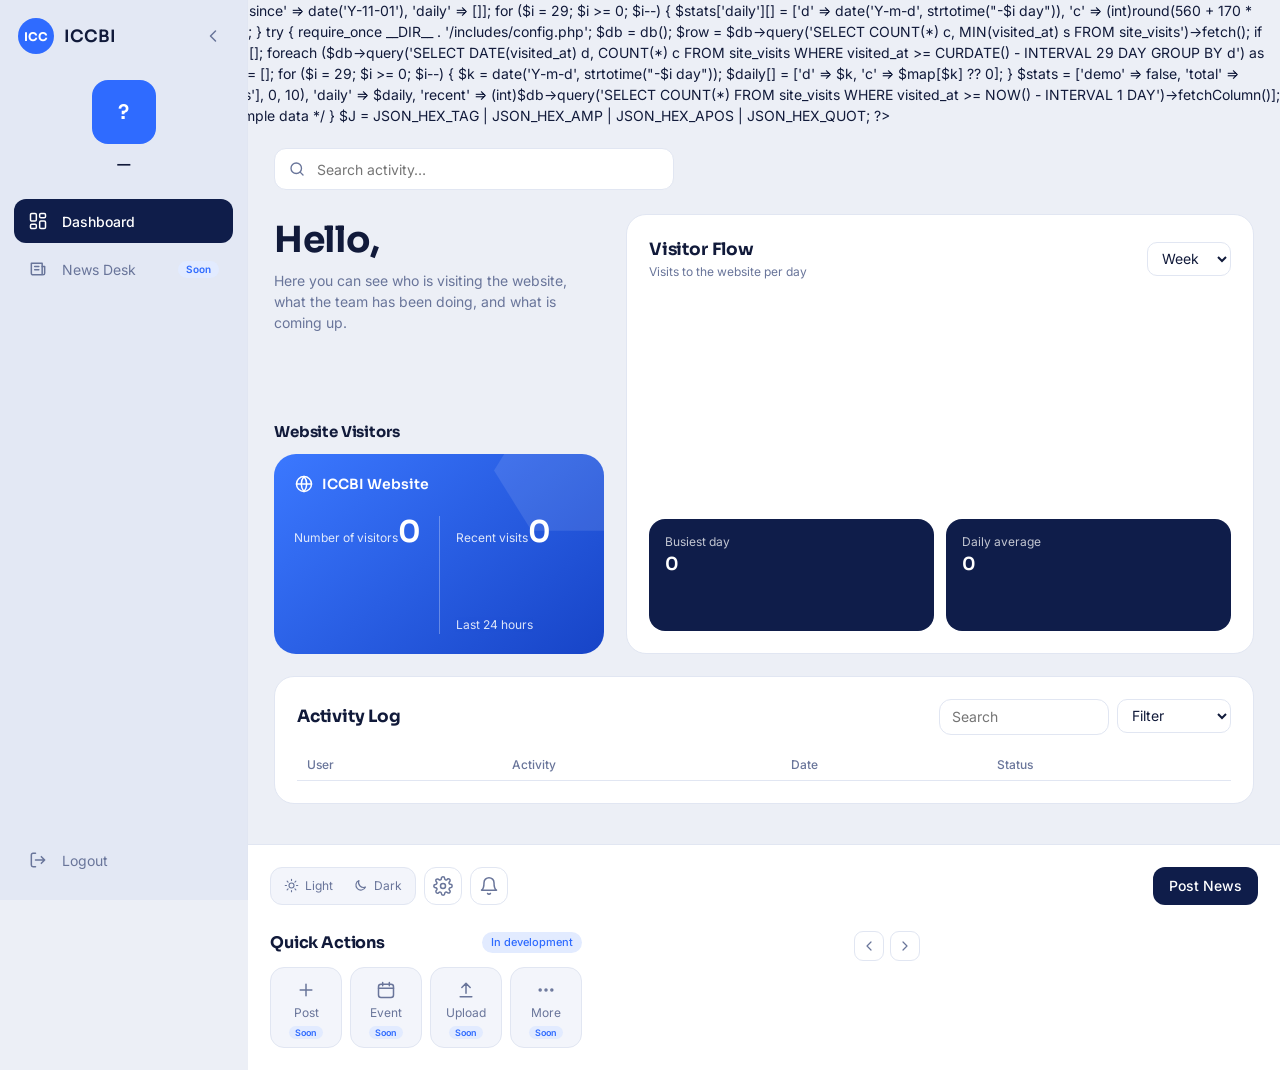
<file: administrator/dashboard.html>
<?php
require __DIR__ . '/includes/auth.php';
require_login();
date_default_timezone_set('Asia/Manila');

/* ---- Visitor stats: real data from site_visits, sample data until the tracker is connected ---- */
$stats = ['demo' => true, 'total' => 18883, 'recent' => 312, 'since' => date('Y-11-01'), 'daily' => []];
for ($i = 29; $i >= 0; $i--) {
    $stats['daily'][] = ['d' => date('Y-m-d', strtotime("-$i day")), 'c' => (int)round(560 + 170 * sin((30 - $i) / 3.2) + (($i * 37) % 80))];
}
try {
    require_once __DIR__ . '/includes/config.php';
    $db  = db();
    $row = $db->query('SELECT COUNT(*) c, MIN(visited_at) s FROM site_visits')->fetch();
    if ($row && (int)$row['c'] > 0) {
        $map = [];
        foreach ($db->query('SELECT DATE(visited_at) d, COUNT(*) c FROM site_visits WHERE visited_at >= CURDATE() - INTERVAL 29 DAY GROUP BY d') as $r) $map[$r['d']] = (int)$r['c'];
        $daily = [];
        for ($i = 29; $i >= 0; $i--) { $k = date('Y-m-d', strtotime("-$i day")); $daily[] = ['d' => $k, 'c' => $map[$k] ?? 0]; }
        $stats = ['demo' => false, 'total' => (int)$row['c'], 'since' => substr($row['s'], 0, 10), 'daily' => $daily,
                  'recent' => (int)$db->query('SELECT COUNT(*) FROM site_visits WHERE visited_at >= NOW() - INTERVAL 1 DAY')->fetchColumn()];
    }
} catch (Throwable $e) { /* keep sample data */ }
$J = JSON_HEX_TAG | JSON_HEX_AMP | JSON_HEX_APOS | JSON_HEX_QUOT;
?>
<!DOCTYPE html>
<html lang="en" data-theme="light">
<head>
<meta charset="UTF-8">
<meta name="viewport" content="width=device-width, initial-scale=1">
<title>Dashboard · ICCBI</title>
<script>try{var t=localStorage.getItem('iccbi_theme');if(t)document.documentElement.dataset.theme=t}catch(e){}</script>
<link rel="preconnect" href="https://fonts.googleapis.com">
<link rel="preconnect" href="https://fonts.gstatic.com" crossorigin>
<link href="https://fonts.googleapis.com/css2?family=Inter:wght@400;500;600&family=Sora:wght@500;600;700&display=swap" rel="stylesheet">
<style>
:root{--bg:#eceff6;--side:#e3e8f4;--card:#fff;--panel:#fff;--ink:#111a3a;--soft:#69759a;--line:#e1e6f2;--tile:#f3f5fb;--blue:#2f6bff;--blue2:#1744c7;--sky:#e2ebff;--dark:#0f1d4a;--okbg:#e0f5e7;--ok:#17803d;--warnbg:#fff1cc;--warn:#946200;--badbg:#fde3e0;--bad:#b42318;--sw:248px;--sw-min:78px;--rw:344px}
html[data-theme=dark]{--bg:#0b1020;--side:#0f1529;--card:#151c36;--panel:#121932;--ink:#e8edff;--soft:#8c98be;--line:#232c4c;--tile:#1b2342;--sky:#1d2a57;--dark:#070b1c;--okbg:#12351f;--ok:#5fd68a;--warnbg:#3a2e0b;--warn:#f2c14e;--badbg:#42191a;--bad:#ff8f86}
*{box-sizing:border-box;margin:0}
body{background:var(--bg);color:var(--ink);font:14px/1.5 Inter,system-ui,sans-serif;transition:background .2s}
h1,h2,h3{font-family:Sora,Inter,sans-serif;letter-spacing:-.01em}
button,input,select{font:inherit;color:inherit}
button{cursor:pointer;background:none;border:0}
:focus-visible{outline:2px solid var(--blue);outline-offset:2px;border-radius:8px}
.ico{width:20px;height:20px;flex:none;fill:none;stroke:currentColor;stroke-width:1.8;stroke-linecap:round;stroke-linejoin:round}

/* sidebar */
.sidebar{position:fixed;inset:0 auto 0 0;width:var(--sw);background:var(--side);border-right:1px solid var(--line);padding:18px 14px;display:flex;flex-direction:column;z-index:40;transition:width .22s,transform .22s}
.sb-head{display:flex;align-items:center;gap:10px;padding:0 4px;margin-bottom:26px}
.logo{width:36px;height:36px;border-radius:50%;background:var(--blue);color:#fff;display:grid;place-items:center;font:700 12px Sora;flex:none}
.sb-name{font:600 17px Sora;white-space:nowrap}
.sb-toggle{margin-left:auto;width:32px;height:32px;border-radius:9px;display:grid;place-items:center;color:var(--soft)}
.sb-toggle:hover{background:var(--line)}.sb-toggle .ico{transition:transform .22s}
.profile{text-align:center;margin-bottom:26px}
.avatar{width:64px;height:64px;border-radius:16px;background:var(--blue);color:#fff;display:grid;place-items:center;font:600 20px Sora;margin:0 auto 10px}
.profile b{display:block;font:600 15px Sora}.profile span{font-size:12px;color:var(--soft);word-break:break-all}
nav ul{list-style:none;padding:0;display:grid;gap:4px}
.nav-link{display:flex;align-items:center;gap:14px;height:44px;padding:0 14px;border-radius:12px;color:var(--soft);text-decoration:none;white-space:nowrap;position:relative;width:100%}
.nav-link:hover{background:var(--line);color:var(--ink)}
.nav-link.active{background:var(--dark);color:#fff;font-weight:500}
html[data-theme=dark] .nav-link.active{background:var(--blue)}
.soon{margin-left:auto;font-size:10px;font-weight:600;background:var(--sky);color:var(--blue);border-radius:99px;padding:1px 8px}
.sb-foot{margin-top:auto}
body.collapsed .sidebar{width:var(--sw-min)}
body.collapsed .sb-name,body.collapsed .label,body.collapsed .soon,body.collapsed .profile b,body.collapsed .profile span{display:none}
body.collapsed .sb-head{flex-direction:column;gap:8px}body.collapsed .sb-toggle{margin:0}
body.collapsed .sb-toggle .ico{transform:rotate(180deg)}
body.collapsed .avatar{width:44px;height:44px;font-size:15px;border-radius:12px;margin-bottom:0}
body.collapsed .nav-link{justify-content:center;padding:0}
body.collapsed .nav-link[data-tip]:hover::after{content:attr(data-tip);position:absolute;left:calc(100% + 12px);background:var(--dark);color:#fff;font-size:12px;padding:4px 10px;border-radius:8px}
.scrim{display:none}

/* shell */
.shell{margin-left:var(--sw);display:grid;grid-template-columns:minmax(0,1fr) var(--rw);min-height:100vh;transition:margin .22s}
body.collapsed .shell{margin-left:var(--sw-min)}
.center{padding:22px 26px 40px;min-width:0}
.right{background:var(--panel);border-left:1px solid var(--line);padding:22px;display:flex;flex-direction:column;gap:26px;min-width:0}
.topbar{display:flex;gap:12px;align-items:center}
.burger{display:none;width:42px;height:42px;border-radius:12px;background:var(--card);border:1px solid var(--line);place-items:center}
.search{position:relative;flex:1;max-width:400px}
.search .ico{position:absolute;left:14px;top:12px;width:18px;height:18px;color:var(--soft)}
.search input,.mini{height:42px;width:100%;border:1px solid var(--line);background:var(--card);border-radius:12px;padding:0 14px 0 42px}
.cgrid{display:grid;grid-template-columns:minmax(290px,330px) minmax(0,1fr);grid-template-areas:"hello flow" "vcard flow" "log log";gap:22px;margin-top:24px}
.hello{grid-area:hello}.hello small{color:var(--soft)}
.hello h1{font-size:clamp(28px,3vw,36px);line-height:1.12;margin:6px 0 10px}
.hello p{color:var(--soft);max-width:34ch}
.card{background:var(--card);border-radius:20px;padding:22px;border:1px solid var(--line);min-width:0}
.head{display:flex;justify-content:space-between;align-items:center;gap:10px;flex-wrap:wrap;margin-bottom:14px}
.head h2{font-size:17px}.head p{font-size:12px;color:var(--soft)}
.chip{font-size:11px;background:var(--warnbg);color:var(--warn);border-radius:99px;padding:2px 9px;font-weight:500}
select.sel{height:34px;border:1px solid var(--line);background:var(--card);border-radius:10px;padding:0 10px}

/* visitors card */
.vwrap{grid-area:vcard;align-self:end}
.vwrap>h3{font-size:15px;margin-bottom:10px}
.vcard{position:relative;overflow:hidden;color:#fff;border-radius:22px;padding:20px;background:linear-gradient(140deg,#3b78ff,#1744c7);display:grid;grid-template-columns:1fr 1px 1fr;gap:0 16px}
.vcard::before{content:"";position:absolute;right:-40px;top:-50px;width:150px;height:134px;background:rgba(255,255,255,.1);clip-path:polygon(25% 5%,75% 5%,100% 50%,75% 95%,25% 95%,0 50%)}
.v-top{grid-column:1/-1;display:flex;align-items:center;gap:8px;font:600 14px Sora;margin-bottom:22px;position:relative}
.v-col{display:flex;flex-direction:column;justify-content:space-between;min-height:118px;position:relative}
.v-col small{font-size:12px;opacity:.85}
.v-col strong{font:600 30px/1.1 Sora;margin-top:6px;letter-spacing:-.02em}
.v-div{background:rgba(255,255,255,.3)}

/* flow */
.flow{grid-area:flow;display:flex;flex-direction:column}
#chart{flex:1;min-height:210px}
#chart svg{display:block;touch-action:pan-y}
.g-line{stroke:var(--line)}.g-t{fill:var(--soft);font:11px Inter,sans-serif}.g-p{fill:none;stroke:var(--blue);stroke-width:3;stroke-linecap:round}
.minis{display:grid;grid-template-columns:1fr 1fr;gap:12px;margin-top:14px}
.mini-card{background:var(--dark);color:#fff;border-radius:16px;padding:14px 16px}
.mini-card small{font-size:12px;opacity:.75}.mini-card b{display:block;font:600 18px Sora;margin-top:2px}
.mini-card svg{width:100%;height:36px;margin-top:6px;display:block}

/* log */
.log{grid-area:log}
.tools2{display:flex;gap:8px}.tools2 .mini{width:170px;padding-left:12px;height:36px}
.tw{overflow-x:auto}table{width:100%;border-collapse:collapse;min-width:520px}
th{font:500 12px Inter;color:var(--soft);text-align:left;padding:8px 10px;border-bottom:1px solid var(--line)}
td{padding:12px 10px;border-bottom:1px solid var(--line)}tr:last-child td{border:0}
.who{display:flex;gap:10px;align-items:center}.who i{width:34px;height:34px;border-radius:10px;background:var(--sky);color:var(--blue);display:grid;place-items:center;font:600 12px Sora;font-style:normal}
.pill{font-size:12px;font-weight:500;padding:2px 10px;border-radius:99px;display:inline-block}
.pill.ok{background:var(--okbg);color:var(--ok)}.pill.warn{background:var(--warnbg);color:var(--warn)}.pill.bad{background:var(--badbg);color:var(--bad)}
.empty{text-align:center;color:var(--soft);padding:26px 0}

/* right panel */
.tools{display:flex;align-items:center;gap:8px;flex-wrap:wrap;position:relative}
.seg{display:flex;background:var(--tile);border-radius:12px;padding:3px;border:1px solid var(--line)}
.seg button{display:flex;align-items:center;gap:6px;height:30px;padding:0 10px;border-radius:9px;font-size:12px;color:var(--soft)}
.seg button.on{background:var(--blue);color:#fff}.seg .ico{width:15px;height:15px}
.ib{position:relative;width:38px;height:38px;border-radius:12px;border:1px solid var(--line);display:grid;place-items:center;color:var(--soft)}
.ib:hover{background:var(--tile)}
.badge{position:absolute;top:-4px;right:-4px;min-width:17px;height:17px;border-radius:99px;background:var(--blue);color:#fff;font:600 10px/17px Inter;text-align:center;padding:0 4px}
.primary{margin-left:auto;height:38px;padding:0 16px;border-radius:12px;background:var(--dark);color:#fff;font-weight:500}
html[data-theme=dark] .primary{background:var(--blue)}
.pop{position:absolute;right:0;top:48px;width:300px;max-width:calc(100vw - 32px);background:var(--card);border:1px solid var(--line);border-radius:16px;box-shadow:0 18px 50px rgba(10,20,60,.25);padding:14px;z-index:60}
.pop[hidden]{display:none}.pop h3{font-size:14px;margin-bottom:8px}
.n-it{display:flex;gap:10px;padding:9px 0;border-bottom:1px solid var(--line);font-size:13px}.n-it:last-child{border:0}
.n-it i{width:32px;height:32px;border-radius:10px;background:var(--sky);color:var(--blue);display:grid;place-items:center;font:600 11px Sora;font-style:normal;flex:none}
.n-it span{display:block;font-size:11px;color:var(--soft)}
.sw{display:flex;justify-content:space-between;align-items:center;padding:8px 0;font-size:13px}
.sw input{width:38px;height:22px;accent-color:var(--blue)}
.pop a{display:block;padding:8px 0;color:var(--bad);text-decoration:none;font-size:13px;border-top:1px solid var(--line);margin-top:6px}
.qa h2,.cal-sec h2{font-size:16px}
.qa .hd{display:flex;justify-content:space-between;align-items:center;margin-bottom:12px}
.qgrid{display:grid;grid-template-columns:repeat(4,1fr);gap:8px}
.q{border:1px solid var(--line);border-radius:14px;background:var(--tile);padding:12px 4px 8px;display:grid;justify-items:center;gap:4px;font-size:12px;color:var(--soft);position:relative}
.q:hover{border-color:var(--blue)}.q em{font-style:normal;font-size:9px;font-weight:600;color:var(--blue);background:var(--sky);border-radius:99px;padding:0 6px}
.cal-nav{display:flex;align-items:center;justify-content:space-between;margin-bottom:10px}
.cb{width:30px;height:30px;border-radius:9px;border:1px solid var(--line);display:grid;place-items:center;color:var(--soft)}.cb:hover{background:var(--sky);color:var(--blue)}
.cal{display:grid;grid-template-columns:repeat(7,1fr);gap:2px;text-align:center}
.dow{font-size:11px;color:var(--soft);padding:4px 0}
.day{aspect-ratio:1;display:grid;place-items:center;border-radius:11px;font-size:13px;position:relative}
.day.m{color:var(--soft);opacity:.45}.day.today{background:var(--blue);color:#fff;font-weight:600}
.day.has::after{content:"";position:absolute;bottom:4px;width:5px;height:5px;border-radius:50%;background:var(--blue)}.day.today.has::after{background:#fff}
.ups{margin-top:14px;display:grid;gap:10px}
.ev{display:flex;gap:12px;align-items:center;font-size:13px}.ev .d{width:42px;height:42px;border-radius:12px;background:var(--sky);color:var(--blue);display:grid;place-items:center;text-align:center;font:600 15px/1 Sora;flex:none}
.ev .d small{display:block;font:500 9px Inter;margin-top:2px}.ev span{display:block;font-size:11px;color:var(--soft)}
.toast{position:fixed;left:50%;bottom:24px;transform:translate(-50%,20px);background:var(--dark);color:#fff;padding:10px 18px;border-radius:12px;font-size:13px;opacity:0;pointer-events:none;transition:.25s;z-index:99}
.toast.show{opacity:1;transform:translate(-50%,0)}

@media (max-width:1280px){
  .shell{grid-template-columns:minmax(0,1fr)}
  .right{border-left:0;border-top:1px solid var(--line);display:grid;grid-template-columns:repeat(auto-fit,minmax(300px,1fr));gap:26px}
  .right .tools{grid-column:1/-1}
}
@media (max-width:980px){.cgrid{grid-template-columns:minmax(0,1fr);grid-template-areas:"hello" "vcard" "flow" "log"}.vwrap{align-self:auto}}
@media (max-width:860px){
  .sidebar{transform:translateX(-100%);width:var(--sw)!important;box-shadow:0 0 40px rgba(0,0,0,.3)}
  body.drawer .sidebar{transform:none}
  body.drawer .scrim{display:block;position:fixed;inset:0;background:rgba(10,20,60,.5);z-index:35}
  .shell,body.collapsed .shell{margin-left:0}.center{padding:16px}.right{padding:16px}
  .burger{display:grid}.sb-toggle{display:none}
  body.collapsed .sb-name,body.collapsed .label,body.collapsed .profile b,body.collapsed .profile span{display:revert}
  body.collapsed .sb-head{flex-direction:row}body.collapsed .nav-link{justify-content:flex-start;padding:0 14px}
  body.collapsed .avatar{width:64px;height:64px;font-size:20px}
  .tools2 .mini{width:130px}
}
@media (prefers-reduced-motion:reduce){*{transition:none!important}}
</style>
</head>
<body>
<svg width="0" height="0" style="position:absolute" aria-hidden="true">
<symbol id="i-dash" viewBox="0 0 24 24"><rect x="3" y="3" width="7" height="9" rx="1.5"/><rect x="14" y="3" width="7" height="5" rx="1.5"/><rect x="14" y="12" width="7" height="9" rx="1.5"/><rect x="3" y="16" width="7" height="5" rx="1.5"/></symbol>
<symbol id="i-news" viewBox="0 0 24 24"><path d="M4 5h13v14H6a2 2 0 0 1-2-2V5z"/><path d="M17 9h3v8a2 2 0 0 1-2 2M8 9h5M8 13h5"/></symbol>
<symbol id="i-l" viewBox="0 0 24 24"><path d="M15 6l-6 6 6 6"/></symbol><symbol id="i-r" viewBox="0 0 24 24"><path d="M9 6l6 6-6 6"/></symbol>
<symbol id="i-menu" viewBox="0 0 24 24"><path d="M4 7h16M4 12h16M4 17h16"/></symbol>
<symbol id="i-search" viewBox="0 0 24 24"><circle cx="11" cy="11" r="7"/><path d="M20 20l-3.5-3.5"/></symbol>
<symbol id="i-out" viewBox="0 0 24 24"><path d="M9 4H6a2 2 0 0 0-2 2v12a2 2 0 0 0 2 2h3M16 8l4 4-4 4M20 12H9"/></symbol>
<symbol id="i-sun" viewBox="0 0 24 24"><circle cx="12" cy="12" r="4"/><path d="M12 2v2M12 20v2M2 12h2M20 12h2M5 5l1.5 1.5M17.5 17.5L19 19M5 19l1.5-1.5M17.5 6.5L19 5"/></symbol>
<symbol id="i-moon" viewBox="0 0 24 24"><path d="M20 14.5A8 8 0 0 1 9.5 4 8 8 0 1 0 20 14.5z"/></symbol>
<symbol id="i-gear" viewBox="0 0 24 24"><circle cx="12" cy="12" r="3"/><path d="M19.4 15a1.7 1.7 0 0 0 .3 1.8l.1.1a2 2 0 1 1-2.8 2.8l-.1-.1a1.7 1.7 0 0 0-1.8-.3 1.7 1.7 0 0 0-1 1.5V21a2 2 0 1 1-4 0v-.1a1.7 1.7 0 0 0-1.1-1.5 1.7 1.7 0 0 0-1.8.3l-.1.1a2 2 0 1 1-2.8-2.8l.1-.1a1.7 1.7 0 0 0 .3-1.8 1.7 1.7 0 0 0-1.5-1H3a2 2 0 1 1 0-4h.1a1.7 1.7 0 0 0 1.5-1.1 1.7 1.7 0 0 0-.3-1.8l-.1-.1a2 2 0 1 1 2.8-2.8l.1.1a1.7 1.7 0 0 0 1.8.3H9a1.7 1.7 0 0 0 1-1.5V3a2 2 0 1 1 4 0v.1a1.7 1.7 0 0 0 1 1.5 1.7 1.7 0 0 0 1.8-.3l.1-.1a2 2 0 1 1 2.8 2.8l-.1.1a1.7 1.7 0 0 0-.3 1.8V9a1.7 1.7 0 0 0 1.5 1H21a2 2 0 1 1 0 4h-.1a1.7 1.7 0 0 0-1.5 1z"/></symbol>
<symbol id="i-bell" viewBox="0 0 24 24"><path d="M18 8a6 6 0 1 0-12 0c0 7-3 9-3 9h18s-3-2-3-9M13.7 21a2 2 0 0 1-3.4 0"/></symbol>
<symbol id="i-globe" viewBox="0 0 24 24"><circle cx="12" cy="12" r="9"/><path d="M3 12h18M12 3a14 14 0 0 1 0 18M12 3a14 14 0 0 0 0 18"/></symbol>
<symbol id="i-plus" viewBox="0 0 24 24"><path d="M12 5v14M5 12h14"/></symbol>
<symbol id="i-cal" viewBox="0 0 24 24"><rect x="3" y="5" width="18" height="16" rx="3"/><path d="M8 3v4M16 3v4M3 10h18"/></symbol>
<symbol id="i-up" viewBox="0 0 24 24"><path d="M12 16V4M7 9l5-5 5 5M5 20h14"/></symbol>
<symbol id="i-dots" viewBox="0 0 24 24"><circle cx="5" cy="12" r="1.2"/><circle cx="12" cy="12" r="1.2"/><circle cx="19" cy="12" r="1.2"/></symbol>
</svg>

<aside class="sidebar" aria-label="Main navigation">
  <div class="sb-head"><div class="logo">ICC</div><div class="sb-name">ICCBI</div>
    <button class="sb-toggle" id="sbToggle" aria-label="Toggle sidebar labels"><svg class="ico"><use href="#i-l"/></svg></button></div>
  <div class="profile"><div class="avatar" id="uAv">?</div><b id="uName">—</b><span id="uMail"></span></div>
  <nav><ul>
    <li><a class="nav-link active" href="dashboard.php" data-tip="Dashboard" aria-current="page"><svg class="ico"><use href="#i-dash"/></svg><span class="label">Dashboard</span></a></li>
    <li><a class="nav-link" href="#" data-soon data-tip="News Desk"><svg class="ico"><use href="#i-news"/></svg><span class="label">News Desk</span><span class="soon">Soon</span></a></li>
  </ul></nav>
  <div class="sb-foot"><a class="nav-link" href="logout.php" data-tip="Logout"><svg class="ico"><use href="#i-out"/></svg><span class="label">Logout</span></a></div>
</aside>
<div class="scrim" id="scrim"></div>

<div class="shell">
<main class="center">
  <div class="topbar">
    <button class="burger" id="burger" aria-label="Open menu"><svg class="ico"><use href="#i-menu"/></svg></button>
    <div class="search"><svg class="ico"><use href="#i-search"/></svg><input class="mini" style="padding-left:42px;width:100%" id="gs" type="search" placeholder="Search activity…" aria-label="Search activity"></div>
  </div>

  <div class="cgrid">
    <section class="hello"><small id="today"></small><h1 id="greet">Hello,</h1><p>Here you can see who is visiting the website, what the team has been doing, and what is coming up.</p></section>

    <section class="vwrap"><h3>Website Visitors</h3>
      <div class="vcard" aria-label="Website visitor totals">
        <div class="v-top"><svg class="ico"><use href="#i-globe"/></svg>ICCBI Website</div>
        <div class="v-col"><div><small>Number of visitors</small><strong id="vTotal">0</strong></div><small id="vSince"></small></div>
        <div class="v-div"></div>
        <div class="v-col"><div><small>Recent visits</small><strong id="vRecent">0</strong></div><small>Last 24 hours</small></div>
      </div></section>

    <section class="card flow">
      <div class="head"><div><h2>Visitor Flow</h2><p>Visits to the website per day</p></div>
        <div style="display:flex;gap:8px;align-items:center"><span class="chip" id="demo" hidden>Sample data</span>
        <select class="sel" id="range" aria-label="Chart range"><option value="week">Week</option><option value="month">Month</option></select></div></div>
      <div id="chart"></div>
      <div class="minis">
        <div class="mini-card"><small>Busiest day</small><b id="mPeak">0</b><svg id="sp1" viewBox="0 0 120 36" preserveAspectRatio="none"></svg></div>
        <div class="mini-card"><small>Daily average</small><b id="mAvg">0</b><svg id="sp2" viewBox="0 0 120 36" preserveAspectRatio="none"></svg></div>
      </div>
    </section>

    <section class="card log">
      <div class="head"><div><h2>Activity Log</h2><p id="lc"></p></div>
        <div class="tools2"><input class="mini" id="ls" type="search" placeholder="Search" aria-label="Search log">
        <select class="sel" id="lf" aria-label="Filter by status"><option value="">Filter</option><option value="ok">Completed</option><option value="warn">Pending</option><option value="bad">Failed</option></select></div></div>
      <div class="tw"><table><thead><tr><th>User</th><th>Activity</th><th>Date</th><th>Status</th></tr></thead><tbody id="lb"></tbody></table></div>
    </section>
  </div>
</main>

<aside class="right">
  <div class="tools">
    <div class="seg" role="group" aria-label="Theme"><button id="tL"><svg class="ico"><use href="#i-sun"/></svg>Light</button><button id="tD"><svg class="ico"><use href="#i-moon"/></svg>Dark</button></div>
    <button class="ib tool" id="setBtn" aria-label="Settings" aria-expanded="false"><svg class="ico"><use href="#i-gear"/></svg></button>
    <button class="ib tool" id="notBtn" aria-label="Notifications" aria-expanded="false"><svg class="ico"><use href="#i-bell"/></svg><span class="badge" id="nb" hidden></span></button>
    <button class="primary" data-soon>Post News</button>
    <div class="pop" id="setPop" hidden><h3>Settings</h3>
      <label class="sw">Icons-only sidebar<input type="checkbox" id="swSide"></label>
      <label class="sw">Dark mode<input type="checkbox" id="swDark"></label>
      <a href="logout.php">Log out</a></div>
    <div class="pop" id="notPop" hidden><h3>Notifications</h3><div id="nl"></div></div>
  </div>

  <section class="qa"><div class="hd"><h2>Quick Actions</h2><span class="chip" style="background:var(--sky);color:var(--blue)">In development</span></div>
    <div class="qgrid">
      <button class="q" data-soon><svg class="ico"><use href="#i-plus"/></svg>Post<em>Soon</em></button>
      <button class="q" data-soon><svg class="ico"><use href="#i-cal"/></svg>Event<em>Soon</em></button>
      <button class="q" data-soon><svg class="ico"><use href="#i-up"/></svg>Upload<em>Soon</em></button>
      <button class="q" data-soon><svg class="ico"><use href="#i-dots"/></svg>More<em>Soon</em></button>
    </div></section>

  <section class="cal-sec"><div class="cal-nav"><h2 id="ct"></h2>
    <div style="display:flex;gap:6px"><button class="cb" id="pv" aria-label="Previous month"><svg class="ico" style="width:16px;height:16px"><use href="#i-l"/></svg></button><button class="cb" id="nx" aria-label="Next month"><svg class="ico" style="width:16px;height:16px"><use href="#i-r"/></svg></button></div></div>
    <div class="cal" id="cal"></div><div class="ups" id="ev"></div></section>
</aside>
</div>
<div class="toast" id="toast" role="status"></div>

<script>
(function(){'use strict';
var $=function(i){return document.getElementById(i)};
var STATS=<?= json_encode($stats, $J) ?>;
var ME=<?= json_encode(['name'=>$_SESSION['user']['name'],'email'=>$_SESSION['user']['email']], $J) ?>;
var raw={g:function(k){try{return localStorage.getItem(k)}catch(e){return null}},s:function(k,v){try{localStorage.setItem(k,v)}catch(e){}}};
var js={g:function(k){try{return JSON.parse(localStorage.getItem(k))}catch(e){return null}},s:function(k,v){try{localStorage.setItem(k,JSON.stringify(v))}catch(e){}}};
function esc(s){return String(s).replace(/[&<>"']/g,function(c){return{'&':'&amp;','<':'&lt;','>':'&gt;','"':'&quot;',"'":'&#39;'}[c]})}
function ini(n){return n.trim().split(/\s+/).slice(0,2).map(function(w){return w[0]}).join('').toUpperCase()||'?'}
var N=function(n){return Number(n).toLocaleString('en-US')};
var MON=['January','February','March','April','May','June','July','August','September','October','November','December'];
function pd(s){return new Date(s+'T00:00:00')}
function ago(iso){var m=Math.max(1,Math.round((Date.now()-new Date(iso))/6e4));return m<60?m+'m ago':m<1440?Math.round(m/60)+'h ago':Math.round(m/1440)+'d ago'}
function fdt(iso){return new Date(iso).toLocaleString('en-US',{month:'short',day:'numeric',hour:'numeric',minute:'2-digit'})}
var toastT;function toast(t){var e=$('toast');e.textContent=t;e.classList.add('show');clearTimeout(toastT);toastT=setTimeout(function(){e.classList.remove('show')},2200)}
document.querySelectorAll('[data-soon]').forEach(function(b){b.addEventListener('click',function(e){e.preventDefault();toast('In development — coming soon.')})});

/* user + greeting */
$('uName').textContent=ME.name;$('uMail').textContent=ME.email;$('uAv').textContent=ini(ME.name);
var hr=new Date().getHours();
$('greet').innerHTML=(hr<12?'Good morning':hr<18?'Good afternoon':'Good evening')+',<br>'+esc(ME.name.split(' ')[0])+',';
$('today').textContent=new Date().toLocaleDateString('en-US',{weekday:'long',month:'long',day:'numeric',year:'numeric'});

/* theme + sidebar */
function theme(t){document.documentElement.dataset.theme=t;raw.s('iccbi_theme',t);$('tL').classList.toggle('on',t==='light');$('tD').classList.toggle('on',t==='dark');$('swDark').checked=t==='dark'}
$('tL').onclick=function(){theme('light')};$('tD').onclick=function(){theme('dark')};
$('swDark').onchange=function(){theme(this.checked?'dark':'light')};
theme(document.documentElement.dataset.theme==='dark'?'dark':'light');
function side(c){document.body.classList.toggle('collapsed',c);raw.s('iccbi_sidebar',c?'collapsed':'full');$('swSide').checked=c;setTimeout(draw,260)}
side(raw.g('iccbi_sidebar')==='collapsed');
$('sbToggle').onclick=function(){side(!document.body.classList.contains('collapsed'))};
$('swSide').onchange=function(){side(this.checked)};
function drawer(o){document.body.classList.toggle('drawer',o)}
$('burger').onclick=function(){drawer(true)};$('scrim').onclick=function(){drawer(false)};
document.addEventListener('keydown',function(e){if(e.key==='Escape'){drawer(false);closePops()}});

/* popovers */
function closePops(){['setPop','notPop'].forEach(function(i){$(i).hidden=true});$('setBtn').setAttribute('aria-expanded','false');$('notBtn').setAttribute('aria-expanded','false')}
function pop(b,p,cb){$(b).onclick=function(e){e.stopPropagation();var open=$(p).hidden;closePops();$(p).hidden=!open;this.setAttribute('aria-expanded',String(open));if(open&&cb)cb()}}
document.addEventListener('click',function(e){if(!e.target.closest('.pop'))closePops()});

/* activity log */
function seed(){var n=Date.now(),h=36e5;return[
 {u:'Registrar Office',a:'Updated enrollment page',t:new Date(n-5*h).toISOString(),s:'ok'},
 {u:'Guidance Office',a:'Submitted event for approval',t:new Date(n-27*h).toISOString(),s:'warn'},
 {u:'Library',a:'Failed upload: schedule.pdf',t:new Date(n-50*h).toISOString(),s:'bad'},
 {u:'Registrar Office',a:'Published announcement',t:new Date(n-76*h).toISOString(),s:'ok'}]}
function getLog(){var l=js.g('iccbi_log');if(!l){l=seed();js.s('iccbi_log',l)}return l}
function addLog(e){var l=getLog();l.unshift(e);js.s('iccbi_log',l.slice(0,50))}
var ST={ok:'Completed',warn:'Pending',bad:'Failed'};
function renderLog(){
  var q=($('ls').value||$('gs').value||'').toLowerCase(),f=$('lf').value;
  var r=getLog().filter(function(x){return(!f||x.s===f)&&(x.u+' '+x.a).toLowerCase().indexOf(q)>-1}).slice(0,8);
  $('lc').textContent=r.length+' recent '+(r.length===1?'entry':'entries');
  $('lb').innerHTML=r.length?r.map(function(x){return'<tr><td><div class="who"><i>'+esc(ini(x.u))+'</i>'+esc(x.u)+'</div></td><td>'+esc(x.a)+'</td><td>'+fdt(x.t)+'</td><td><span class="pill '+x.s+'">'+ST[x.s]+'</span></td></tr>'}).join(''):'<tr><td colspan="4" class="empty">No activity matches your search.</td></tr>';
}
$('ls').oninput=function(){$('gs').value='';renderLog()};$('gs').oninput=function(){$('ls').value='';renderLog()};$('lf').onchange=renderLog;
if(!sessionStorage.getItem('iccbi_seen')){addLog({u:ME.name,a:'Signed in',t:new Date().toISOString(),s:'ok'});try{sessionStorage.setItem('iccbi_seen','1')}catch(e){}}

/* notifications */
function notes(){var seen=Number(raw.g('iccbi_seen_t')||0);return{list:getLog().slice(0,5),n:getLog().filter(function(x){return new Date(x.t)>seen}).length}}
function badge(){var n=notes().n;$('nb').hidden=!n;$('nb').textContent=n>9?'9+':n}
pop('notBtn','notPop',function(){var d=notes();$('nl').innerHTML=d.list.map(function(x){return'<div class="n-it"><i>'+esc(ini(x.u))+'</i><div>'+esc(x.u)+' — '+esc(x.a)+'<span>'+ago(x.t)+'</span></div></div>'}).join('');raw.s('iccbi_seen_t',String(Date.now()));badge()});
pop('setBtn','setPop');badge();

/* visitors */
var D=STATS.daily;
$('vTotal').textContent=N(STATS.total);$('vRecent').textContent=N(STATS.recent);
$('vSince').textContent='From '+pd(STATS.since).toLocaleDateString('en-US',{month:'short',day:'numeric',year:'numeric'})+' to today';
$('demo').hidden=!STATS.demo;

function curve(p){var d='M'+p[0][0]+','+p[0][1];for(var i=0;i<p.length-1;i++){var a=p[i-1]||p[i],b=p[i],c=p[i+1],e=p[i+2]||c;d+=' C'+(b[0]+(c[0]-a[0])/6)+','+(b[1]+(c[1]-a[1])/6)+' '+(c[0]-(e[0]-b[0])/6)+','+(c[1]-(e[1]-b[1])/6)+' '+c[0]+','+c[1]}return d}
function spark(id,vals){var mx=Math.max.apply(null,vals),mn=Math.min.apply(null,vals),r=(mx-mn)||1;
  var p=vals.map(function(v,i){return[i*120/(vals.length-1),32-(v-mn)/r*28]});
  $(id).innerHTML='<path d="'+curve(p)+'" fill="none" stroke="#7fa6ff" stroke-width="2.5" vector-effect="non-scaling-stroke" stroke-linecap="round"/>'}

function draw(){
  var wk=$('range').value==='week',data=D.slice(wk?-7:-30),n=data.length,vals=data.map(function(x){return x.c});
  var box=$('chart'),W=Math.max(280,box.clientWidth),H=Math.max(210,box.clientHeight),L=38,R=12,T=14,B=26;
  var mx=Math.max.apply(null,vals),top=Math.max(3,Math.ceil(mx*1.1/3/10)*30),X=function(i){return L+i*(W-L-R)/(n-1)},Y=function(v){return T+(1-v/top)*(H-T-B)};
  var pts=vals.map(function(v,i){return[X(i),Y(v)]}),g='',i;
  for(i=0;i<=3;i++){var yy=Y(top*i/3);g+='<line class="g-line" x1="'+L+'" x2="'+(W-R)+'" y1="'+yy+'" y2="'+yy+'"/><text class="g-t" x="0" y="'+(yy+4)+'">'+N(Math.round(top*i/3))+'</text>'}
  var xl='';data.forEach(function(x,i){if(wk||i%5===0||i===n-1)xl+='<text class="g-t" text-anchor="middle" x="'+X(i)+'" y="'+(H-6)+'">'+(wk?pd(x.d).toLocaleDateString('en-US',{weekday:'short'}):pd(x.d).getDate())+'</text>'});
  box.innerHTML='<svg width="'+W+'" height="'+H+'" role="img" aria-label="Line chart of daily website visits">'+
   '<defs><linearGradient id="ag" x1="0" y1="0" x2="0" y2="1"><stop offset="0" style="stop-color:var(--blue);stop-opacity:.28"/><stop offset="1" style="stop-color:var(--blue);stop-opacity:0"/></linearGradient></defs>'+g+xl+
   '<path d="'+curve(pts)+' L'+X(n-1)+','+Y(0)+' L'+X(0)+','+Y(0)+'Z" fill="url(#ag)"/><path class="g-p" d="'+curve(pts)+'"/>'+
   '<g id="hv"><rect id="hb" width="10" rx="5" style="fill:var(--blue);opacity:.14"/><circle id="hc" r="6" style="fill:var(--card);stroke:var(--blue);stroke-width:3"/><rect id="ht" height="24" rx="8" style="fill:var(--dark)"/><text id="hx" fill="#fff" text-anchor="middle" font-size="12" font-weight="600" font-family="Inter"></text></g></svg>';
  function hov(k){var x=pts[k][0],y=pts[k][1],t=N(vals[k])+' · '+pd(data[k].d).toLocaleDateString('en-US',{month:'short',day:'numeric'}),w=t.length*6.6+18,bx=Math.min(Math.max(x,w/2),W-w/2);
    var hb=$('hb');hb.setAttribute('x',x-5);hb.setAttribute('y',y);hb.setAttribute('height',Math.max(0,Y(0)-y));
    $('hc').setAttribute('cx',x);$('hc').setAttribute('cy',y);
    var ht=$('ht');ht.setAttribute('width',w);ht.setAttribute('x',bx-w/2);ht.setAttribute('y',Math.max(0,y-38));
    var hx=$('hx');hx.setAttribute('x',bx);hx.setAttribute('y',Math.max(0,y-38)+16);hx.textContent=t}
  hov(n-1);
  var sv=box.firstChild;
  function mv(e){var r=sv.getBoundingClientRect(),px=(e.touches?e.touches[0].clientX:e.clientX)-r.left;hov(Math.min(n-1,Math.max(0,Math.round((px-L)/((W-L-R)/(n-1))))))}
  sv.addEventListener('pointermove',mv);sv.addEventListener('pointerleave',function(){hov(n-1)});
  var pk=Math.max.apply(null,vals),pi=vals.indexOf(pk),av=Math.round(vals.reduce(function(a,b){return a+b},0)/n);
  $('mPeak').textContent=N(pk)+' · '+pd(data[pi].d).toLocaleDateString('en-US',{month:'short',day:'numeric'});$('mAvg').textContent=N(av);
  spark('sp1',vals);spark('sp2',vals.map(function(v,i){var s=vals.slice(0,i+1);return s.reduce(function(a,b){return a+b},0)/s.length}));
}
$('range').onchange=draw;var rq;window.addEventListener('resize',function(){cancelAnimationFrame(rq);rq=requestAnimationFrame(draw)});

/* calendar */
var EV=[{d:'2026-11-09',t:'Faculty meeting',n:'Main conference room'},{d:'2026-11-20',t:'Midterm grades due',n:'Registrar'},{d:'2026-12-08',t:'Feast of the Immaculate Conception',n:'Whole school'},{d:'2026-12-18',t:'Christmas program',n:'Gymnasium'}];
var view=new Date();view.setDate(1);
function key(y,m,d){return y+'-'+String(m+1).padStart(2,'0')+'-'+String(d).padStart(2,'0')}
function cal(){var y=view.getFullYear(),m=view.getMonth(),now=new Date(),f=new Date(y,m,1).getDay(),dm=new Date(y,m+1,0).getDate(),pm=new Date(y,m,0).getDate();
  $('ct').textContent=MON[m]+' '+y;
  var h=['S','M','T','W','T','F','S'].map(function(d){return'<div class="dow">'+d+'</div>'}).join(''),i;
  for(i=f-1;i>=0;i--)h+='<div class="day m">'+(pm-i)+'</div>';
  for(i=1;i<=dm;i++){var k=key(y,m,i),c='day';if(i===now.getDate()&&m===now.getMonth()&&y===now.getFullYear())c+=' today';if(EV.some(function(e){return e.d===k}))c+=' has';h+='<div class="'+c+'">'+i+'</div>'}
  for(i=1;i<=(7-(f+dm)%7)%7;i++)h+='<div class="day m">'+i+'</div>';
  $('cal').innerHTML=h;
  var l=EV.filter(function(e){return e.d.slice(0,7)===key(y,m,1).slice(0,7)});
  $('ev').innerHTML=l.length?l.map(function(e){return'<div class="ev"><div class="d">'+Number(e.d.slice(8))+'<small>'+MON[m].slice(0,3)+'</small></div><div>'+esc(e.t)+'<span>'+esc(e.n)+'</span></div></div>'}).join(''):'<p style="color:var(--soft);font-size:13px">No events this month.</p>'}
$('pv').onclick=function(){view.setMonth(view.getMonth()-1);cal()};$('nx').onclick=function(){view.setMonth(view.getMonth()+1);cal()};

renderLog();cal();draw();
})();
</script>
</body>
</html>
</file>
